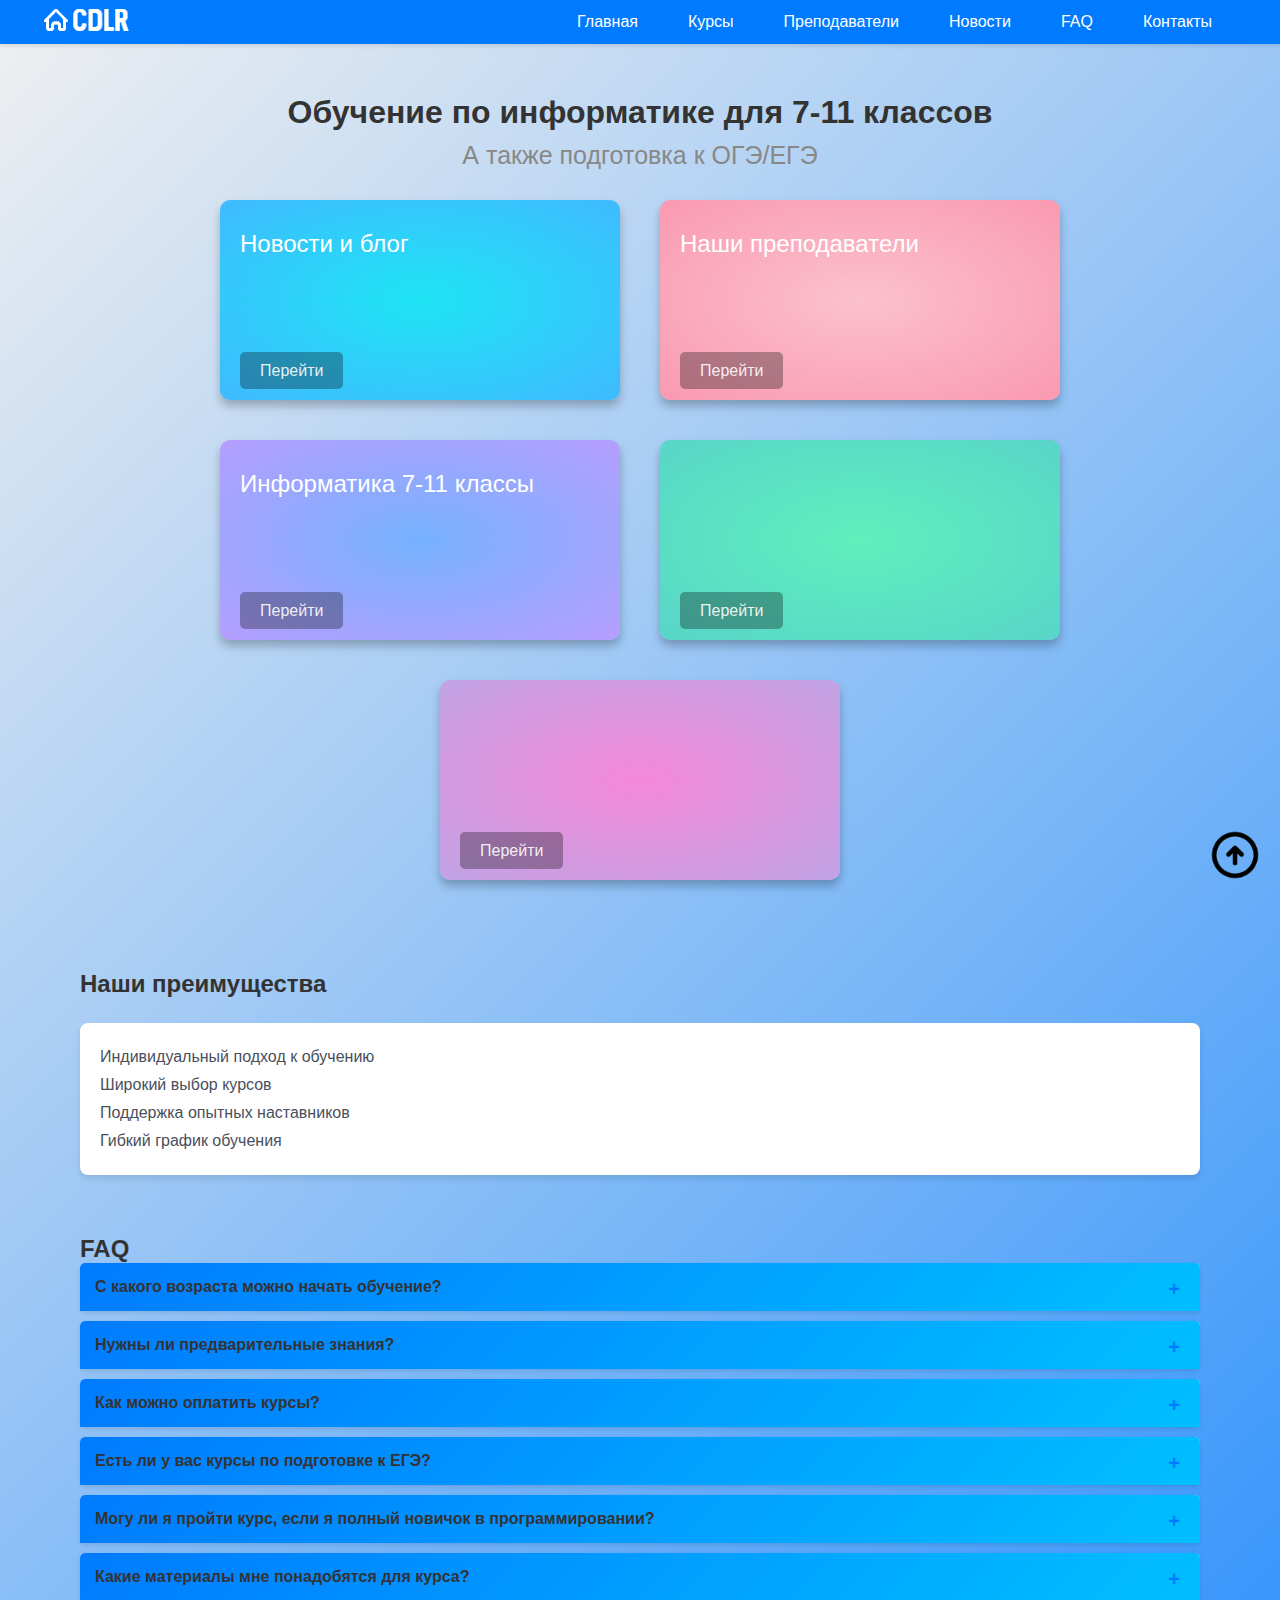
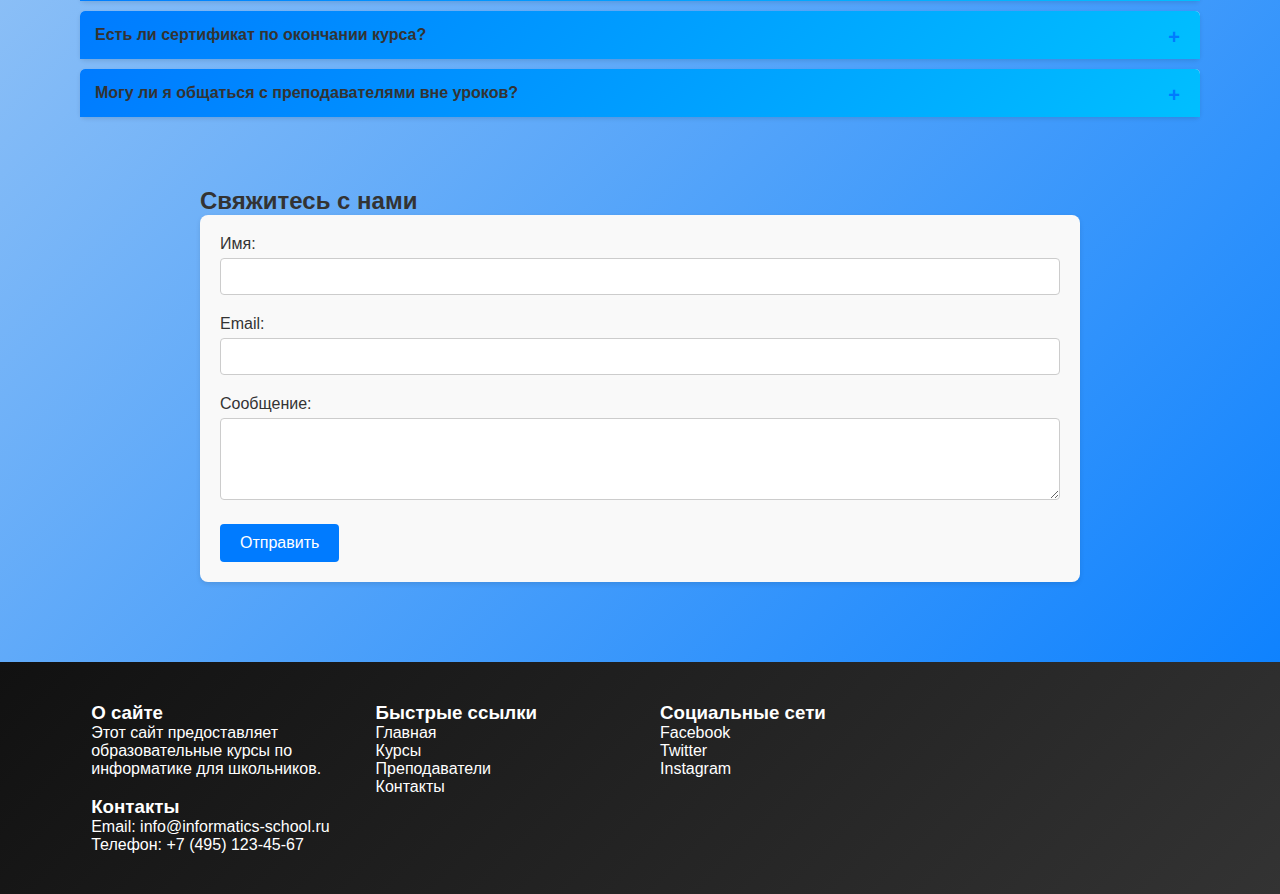
<file: index.html>
<!DOCTYPE html>
<html lang="ru">
<head>
    <meta charset="UTF-8">
    <meta name="viewport" content="width=device-width, initial-scale=1.0">
    <title>Информатика для школьников</title>
    <link rel="stylesheet" href="styles/style.css">
    <script src="scripts/script.js"></script>
</head>
<body>
    <header>
        <div class="container">
            <div class="logo"><img src="images/general/logo.png" alt="Логотип"></div>
            <nav>
                <ul>
                    <li><a href="#welcome">Главная</a></li>
                    <li><a href="">Курсы</a></li>
                    <li><a href="html/teachers.html">Преподаватели</a></li>
                    <li><a href="html/blog_news.html">Новости</a></li>
                    <li><a href="#faq">FAQ</a></li>
                    <li><a href="#contact">Контакты</a></li>
                </ul>
            </nav>
        </div>
    </header>    
    <main>
        <section>
            <div class="main-container">
                <div class="heading">
                  <h1 class="heading__title">Обучение по информатике для 7-11 классов</h1>
                  <p class="heading__credits">А также подготовка к ОГЭ/ЕГЭ</p>
                </div>
                <div class="cards">
                  <div class="card card-1">
                    <div class="card__icon"><i class="fas fa-bolt"></i></div>
                    <h2 class="card__title">Новости и блог</h2>
                    <p class="card__apply">
                      <a class="card__link" href="html/blog_news.html">Перейти <i class="fas fa-arrow-right"></i></a>
                    </p>
                  </div>
                  <div class="card card-2">
                    <div class="card__icon"><i class="fas fa-bolt"></i></div>
                    <h2 class="card__title">Наши преподаватели</h2>
                    <p class="card__apply">
                      <a class="card__link" href="html/teachers.html">Перейти <i class="fas fa-arrow-right"></i></a>
                    </p>
                  </div>
                  <div class="card card-3">
                    <div class="card__icon"><i class="fas fa-bolt"></i></div>
                    <h2 class="card__title">Информатика 7-11 классы</h2>
                    <p class="card__apply">
                      <a class="card__link" href="html/class.html">Перейти <i class="fas fa-arrow-right"></i></a>
                    </p>
                  </div>
                  <div class="card card-4">
                    <div class="card__icon"><i class="fas fa-bolt"></i></div>
                    <h2 class="card__title"></h2>
                    <p class="card__apply">
                      <a class="card__link" href="#">Перейти <i class="fas fa-arrow-right"></i></a>
                    </p>
                  </div>
                  <div class="card card-5">
                    <div class="card__icon"><i class="fas fa-bolt"></i></div>
                    <h2 class="card__title"></h2>
                    <p class="card__apply">
                      <a class="card__link" href="#">Перейти <i class="fas fa-arrow-right"></i></a>
                    </p>
                  </div>
                </div>
              </div>
          </section>             
        <section id="advantages">
            <div class="container">
                <h2>Наши преимущества</h2>
                <div class="features">
                    <ul>
                        <li>Индивидуальный подход к обучению</li>
                        <li>Широкий выбор курсов</li>
                        <li>Поддержка опытных наставников</li>
                        <li>Гибкий график обучения</li>
                    </ul>
                </div>
            </div>
        </section>    
        <section id="faq">
            <div class="container">
                <h2>FAQ</h2>
                <div class="faq-item">
                    <div class="faq-question">С какого возраста можно начать обучение?</div>
                    <div class="faq-answer">Обучение доступно для школьников с 12 лет и старше.</div>
                </div>
                <div class="faq-item">
                    <div class="faq-question">Нужны ли предварительные знания?</div>
                    <div class="faq-answer">Для начальных курсов предварительные знания не требуются.</div>
                </div>
                <div class="faq-item">
                    <div class="faq-question">Как можно оплатить курсы?</div>
                    <div class="faq-answer">Оплатить курсы можно через банковскую карту на сайте, через PayPal или при помощи банковского перевода.</div>
                </div>
                <div class="faq-item">
                    <div class="faq-question">Есть ли у вас курсы по подготовке к ЕГЭ?</div>
                    <div class="faq-answer">Да, у нас есть специализированные курсы по подготовке к ЕГЭ по информатике и программированию.</div>
                </div>
                <div class="faq-item">
                    <div class="faq-question">Могу ли я пройти курс, если я полный новичок в программировании?</div>
                    <div class="faq-answer">Да, наши курсы разработаны так, чтобы быть доступными для людей любого уровня подготовки, включая полных новичков.</div>
                </div>
                <div class="faq-item">
                    <div class="faq-question">Какие материалы мне понадобятся для курса?</div>
                    <div class="faq-answer">Вам понадобится только компьютер и доступ в интернет. Все необходимые учебные материалы предоставляются в рамках курса.</div>
                </div>
                <div class="faq-item">
                    <div class="faq-question">Есть ли сертификат по окончании курса?</div>
                    <div class="faq-answer">Да, после успешного завершения курса все студенты получают сертификаты, подтверждающие их участие и освоение материала.</div>
                </div>
                <div class="faq-item">
                    <div class="faq-question">Могу ли я общаться с преподавателями вне уроков?</div>
                    <div class="faq-answer">Конечно, наши преподаватели доступны для ответов на ваши вопросы и предоставления дополнительных консультаций через электронную почту или в рамках специально организованных встреч.</div>
                </div>                
            </div>
        </section>        
        <section id="contact">
            <div class="container">
                <h2>Свяжитесь с нами</h2>
                <form action="submit_form.php" method="POST">
                    <div class="form-group">
                        <label for="name">Имя:</label>
                        <input type="text" id="name" name="name" required>
                    </div>
                    <div class="form-group">
                        <label for="email">Email:</label>
                        <input type="email" id="email" name="email" required>
                    </div>
                    <div class="form-group">
                        <label for="message">Сообщение:</label>
                        <textarea id="message" name="message" rows="4" required></textarea>
                    </div>
                    <button type="submit">Отправить</button>
                </form>
            </div>
        </section>        
    </main>
    <footer>
        <div class="container">
            <div class="footer-section">
                <h3>О сайте</h3>
                <p>Этот сайт предоставляет образовательные курсы по информатике для школьников.</p>
            </div>
            <div class="footer-section">
                <h3>Быстрые ссылки</h3>
                <ul>
                    <li><a href="#welcome">Главная</a></li>
                    <li><a href="#courses">Курсы</a></li>
                    <li><a href="#teachers">Преподаватели</a></li>
                    <li><a href="#contact">Контакты</a></li>
                </ul>
            </div>
            <div class="footer-section">
                <h3>Социальные сети</h3>
                <ul>
                    <li><a href="#">Facebook</a></li>
                    <li><a href="#">Twitter</a></li>
                    <li><a href="#">Instagram</a></li>
                </ul>
            </div>
            <div class="footer-section">
                <h3>Контакты</h3>
                <p>Email: info@informatics-school.ru</p>
                <p>Телефон: +7 (495) 123-45-67</p>
            </div>
        </div>
    </footer>
    
      
    <img src="images/general/to_up.png" alt="Наверх" style="width:50px; height:50px;" id="toTop">
</body>
</html>
</file>
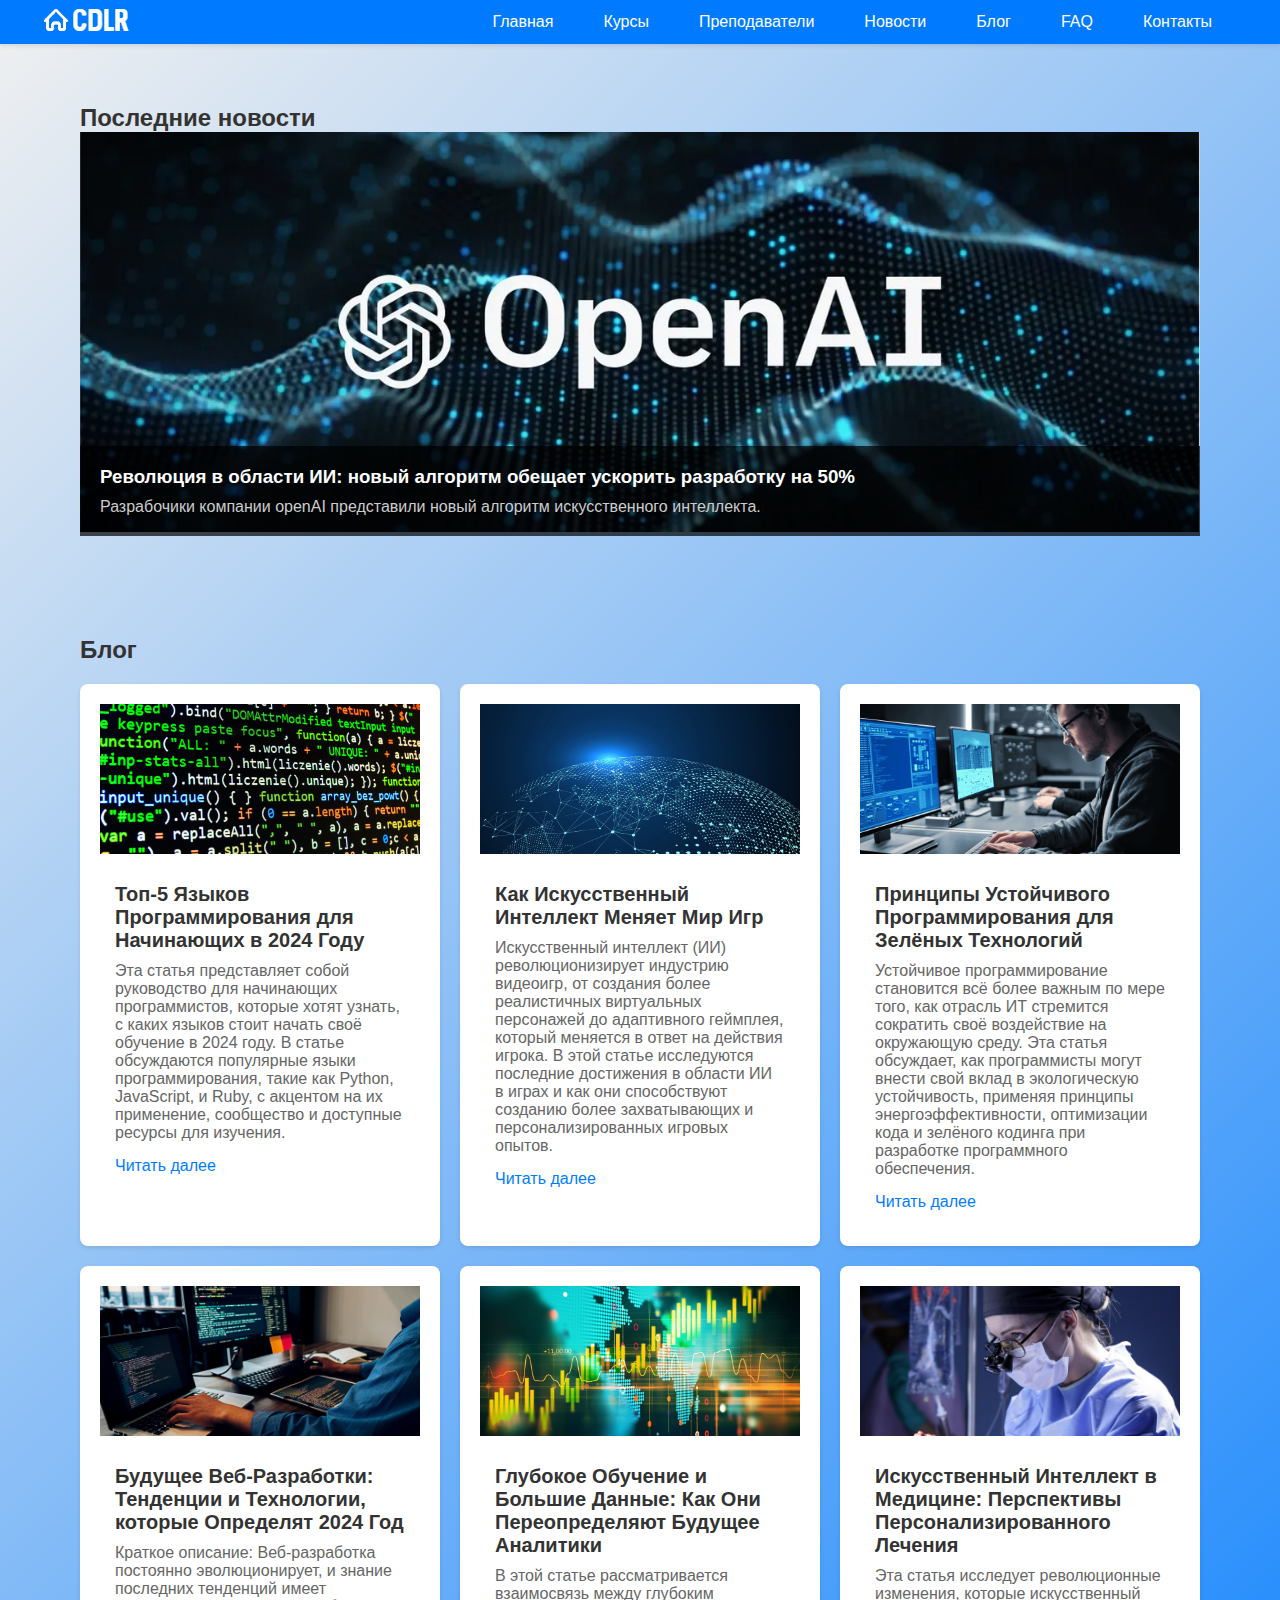
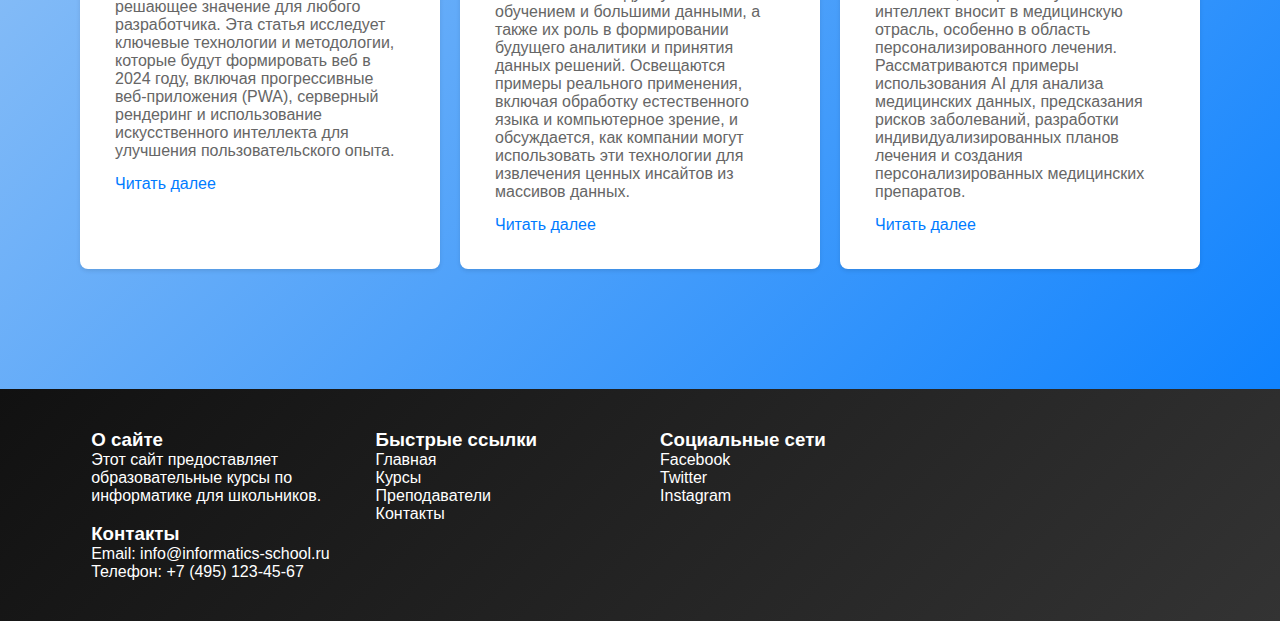
<file: html/blog_news.html>
<!DOCTYPE html>
<html lang="ru">
<head>
    <meta charset="UTF-8">
    <meta name="viewport" content="width=device-width, initial-scale=1.0">
    <title>Блог и Новости</title>
    <link rel="stylesheet" href="../styles/style.css">
    <link rel="stylesheet" href="../styles/blog_news.css">
    <script src="../scripts/news.js"></script>
</head>
<body>
    <header>
        <div class="container">
            <div class="logo"><a href="../index.html"><img src="../images/general/logo.png" alt="Логотип"></a></div>
            <nav>
                <ul>
                    <li><a href="#welcome">Главная</a></li>
                    <li><a href="#courses">Курсы</a></li>
                    <li><a href="#teachers">Преподаватели</a></li>
                    <li><a href="#news">Новости</a></li>
                    <li><a href="#blog">Блог</a></li>
                    <li><a href="#faq">FAQ</a></li>
                    <li><a href="#contact">Контакты</a></li>
                </ul>
            </nav>
        </div>
    </header>
    <main>
        <section id="news">
            <div class="container">
                <h2>Последние новости</h2>
                <div class="news-carousel">
                    <div class="carousel-item active">
                        <img src="../images/news/AI.png" alt="AI">
                        <div class="carousel-caption">
                            <h3>Революция в области ИИ: новый алгоритм обещает ускорить разработку на 50%</h3>
                            <p>Разрабочики компании openAI представили новый алгоритм искусственного интеллекта.</p>
                        </div>
                    </div>
                    <div class="carousel-item">
                        <img src="../images/news/medicine.jpg" alt="medicine">
                        <div class="carousel-caption">
                            <h3>Искусственный интеллект переводит медицину на новый уровень</h3>
                            <p>Исследователи из Принстонского университета разработали ИИ-систему, способную предсказывать развитие заболеваний за годы до первых симптомов. Это открытие обещает революционизировать предиктивную медицину.</p>
                        </div>
                    </div>
                    <div class="carousel-item">
                        <img src="../images/news/clean_energy.jpeg" alt="clean energy">
                        <div class="carousel-caption">
                            <h3>Чистая энергия: новая эра возобновляемых источников</h3>
                            <p>Внедрение новой технологии солнечных панелей, которые могут собирать энергию даже в пасмурные дни, может привести к значительному снижению зависимости от ископаемого топлива.</p>
                        </div>
                    </div>
                    <div class="carousel-item">
                        <img src="../images/news/online_training.jpg" alt="online training">
                        <div class="carousel-caption">
                            <h3>Образование будущего: виртуальные классы стирают границы</h3>
                            <p>Новая платформа для онлайн-обучения сочетает виртуальную реальность и адаптивное обучение, чтобы предоставить студентам по всему миру индивидуализированный учебный опыт.</p>
                        </div>
                    </div>
                    <div class="carousel-item">
                        <img src="../images/news/smart_city.jpg" alt="smart city">
                        <div class="carousel-caption">
                            <h3>Умные города: инновации, которые сделают жизнь проще</h3>
                            <p>Разработчики из Силиконовой долины представили серию умных устройств, интегрируемых с инфраструктурой городов, для повышения эффективности транспорта и безопасности граждан.</p>
                        </div>
                    </div>
                    <div class="carousel-item">
                        <img src="../images/news/quantum_PC.jpg" alt="quantum PC">
                        <div class="carousel-caption">
                            <h3>Квантовые компьютеры: новый рубеж в области вычислений</h3>
                            <p>Научная группа объявила о создании квантового компьютера, способного решать задачи, недоступные для современных суперкомпьютеров, что может открыть путь для новых открытий в физике и химии.</p>
                        </div>
                    </div>
                    <div class="carousel-item">
                        <img src="../images/news/electric_car.png" alt="electric car">
                        <div class="carousel-caption">
                            <h3>Революционные батареи: новая эра для электромобилей</h3>
                            <p>Инновационные литий-воздушные батареи, заряжающиеся за считанные минуты и обеспечивающие автономность на сотни миль, скоро могут изменить всю индустрию электротранспорта.</p>
                        </div>
                    </div>
                    <div class="carousel-item">
                        <img src="../images/news/agricultural_industry.jpg" alt="agricultural industry">
                        <div class="carousel-caption">
                            <h3>Встречайте робота-фермера: автоматизация, меняющая сельское хозяйство</h3>
                            <p>Агротехнологический стартап представил нового робота-фермера, способного ухаживать за растениями и собирать урожай, увеличивая продуктивность и устойчивость сельскохозяйственного производства.</p>
                        </div>
                    </div>
                    <div class="carousel-item">
                        <img src="../images/news/wifi.jpg" alt="wifi">
                        <div class="carousel-caption">
                            <h3>Следующее поколение Wi-Fi: Wi-Fi 7 обещает рекордные скорости передачи данных</h3>
                            <p>Новый стандарт беспроводной связи Wi-Fi 7 находится на горизонте, обещая скорости, которые в несколько раз превышают текущие, благодаря новым технологиям модуляции и улучшенным протоколам.</p>
                        </div>
                    </div>
                    <div class="carousel-item">
                        <img src="../images/news/robotics.webp" alt="robotics">
                        <div class="carousel-caption">
                            <h3>Робототехника и автоматизация: как роботы меняют рабочее место</h3>
                            <p>Отчет о том, как роботы и автоматизированные системы внедряются на производство и в офисы, изменяя представление о традиционной рабочей среде и увеличивая эффективность.</p>
                        </div>
                    </div>
                </div>
            </div>
        </section>     
        <section id="blog">
            <div class="container">
                <h2>Блог</h2>
                <div class="blog-posts">
                    <div class="blog-post">
                        <img src="../images/blog/code.png" alt="code">
                        <div class="blog-post-content">
                            <h3 class="blog-post-title">Топ-5 Языков Программирования для Начинающих в 2024 Году</h3>
                            <p class="blog-post-description">Эта статья представляет собой руководство для начинающих программистов, 
                                которые хотят узнать, с каких языков стоит начать своё обучение в 2024 году. В статье обсуждаются 
                                популярные языки программирования, такие как Python, JavaScript, и Ruby, с акцентом на их применение, 
                                сообщество и доступные ресурсы для изучения.</p>
                            <a href="blog/article_one.html" class="read-more-btn">Читать далее</a>
                        </div>
                    </div>
                    <div class="blog-post">
                        <img src="../images/blog/ai.jpg" alt="ai">
                        <div class="blog-post-content">
                            <h3 class="blog-post-title">Как Искусственный Интеллект Меняет Мир Игр</h3>
                            <p class="blog-post-description">Искусственный интеллект (ИИ) революционизирует индустрию видеоигр, от 
                                создания более реалистичных виртуальных персонажей до адаптивного геймплея, который меняется в ответ 
                                на действия игрока. В этой статье исследуются последние достижения в области ИИ в играх и как они 
                                способствуют созданию более захватывающих и персонализированных игровых опытов.</p>
                            <a href="blog/article_two.html" class="read-more-btn">Читать далее</a>
                        </div>
                    </div>
                    <div class="blog-post">
                        <img src="../images/blog/programmer.jpg" alt="programmer">
                        <div class="blog-post-content">
                            <h3 class="blog-post-title">Принципы Устойчивого Программирования для Зелёных Технологий</h3>
                            <p class="blog-post-description">Устойчивое программирование становится всё более важным по мере того, как 
                                отрасль ИТ стремится сократить своё воздействие на окружающую среду. Эта статья обсуждает, как программисты 
                                могут внести свой вклад в экологическую устойчивость, применяя принципы энергоэффективности, оптимизации 
                                кода и зелёного кодинга при разработке программного обеспечения.</p>
                            <a href="blog/article_three.html" class="read-more-btn">Читать далее</a>
                        </div>
                    </div>
                    <div class="blog-post">
                        <img src="../images/blog/web.jpg" alt="web">
                        <div class="blog-post-content">
                            <h3 class="blog-post-title">Будущее Веб-Разработки: Тенденции и Технологии, которые Определят 2024 Год</h3>
                            <p class="blog-post-description">Краткое описание: Веб-разработка постоянно эволюционирует, и знание последних 
                                тенденций имеет решающее значение для любого разработчика. Эта статья исследует ключевые технологии и 
                                методологии, которые будут формировать веб в 2024 году, включая прогрессивные веб-приложения (PWA), серверный 
                                рендеринг и использование искусственного интеллекта для улучшения пользовательского опыта.</p>
                            <a href="blog/article_four.html" class="read-more-btn">Читать далее</a>
                        </div>
                    </div>
                    <div class="blog-post">
                        <img src="../images/blog/analytics.jpg" alt="analytics">
                        <div class="blog-post-content">
                            <h3 class="blog-post-title">Глубокое Обучение и Большие Данные: Как Они Переопределяют Будущее Аналитики</h3>
                            <p class="blog-post-description">В этой статье рассматривается взаимосвязь между глубоким обучением и большими данными, 
                                а также их роль в формировании будущего аналитики и принятия данных решений. Освещаются примеры реального применения, 
                                включая обработку естественного языка и компьютерное зрение, и обсуждается, как компании могут использовать 
                                эти технологии для извлечения ценных инсайтов из массивов данных.</p>
                            <a href="blog/article_five.html" class="read-more-btn">Читать далее</a>
                        </div>
                    </div>
                    <div class="blog-post">
                        <img src="../images/blog/medicine.png" alt="medicine">
                        <div class="blog-post-content">
                            <h3 class="blog-post-title">Искусственный Интеллект в Медицине: Перспективы Персонализированного Лечения</h3>
                            <p class="blog-post-description">Эта статья исследует революционные изменения, которые искусственный интеллект вносит в 
                                медицинскую отрасль, особенно в область персонализированного лечения. Рассматриваются примеры использования AI для анализа
                                медицинских данных, предсказания рисков заболеваний, разработки индивидуализированных планов лечения и создания 
                                персонализированных медицинских препаратов.</p>
                            <a href="blog/article_six.html" class="read-more-btn">Читать далее</a>
                        </div>
                    </div>
                </div>
            </div>
        </section>        
    </main>
    <footer>
        <div class="container">
            <div class="footer-section">
                <h3>О сайте</h3>
                <p>Этот сайт предоставляет образовательные курсы по информатике для школьников.</p>
            </div>
            <div class="footer-section">
                <h3>Быстрые ссылки</h3>
                <ul>
                    <li><a href="#welcome">Главная</a></li>
                    <li><a href="#courses">Курсы</a></li>
                    <li><a href="#teachers">Преподаватели</a></li>
                    <li><a href="#contact">Контакты</a></li>
                </ul>
            </div>
            <div class="footer-section">
                <h3>Социальные сети</h3>
                <ul>
                    <li><a href="#">Facebook</a></li>
                    <li><a href="#">Twitter</a></li>
                    <li><a href="#">Instagram</a></li>
                </ul>
            </div>
            <div class="footer-section">
                <h3>Контакты</h3>
                <p>Email: info@informatics-school.ru</p>
                <p>Телефон: +7 (495) 123-45-67</p>
            </div>
        </div>
    </footer>
</body>
</html>
</file>
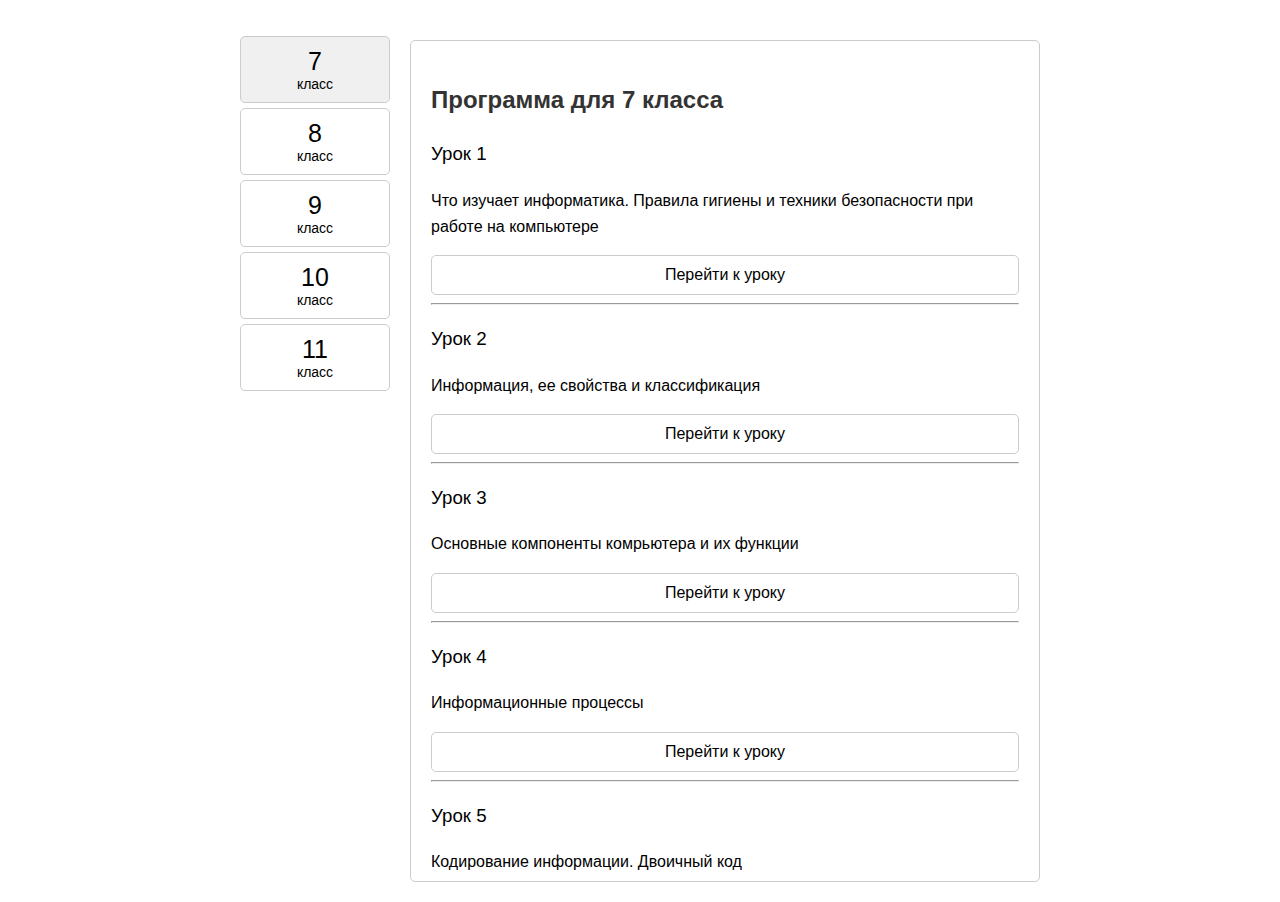
<file: html/class.html>
<!DOCTYPE html>
<html lang="en">
<head>
    <meta charset="UTF-8">
    <meta name="viewport" content="width=device-width, initial-scale=1.0">
    <title>Изменение содержимого страницы</title>
    <link rel="stylesheet" type="text/css" href="../styles/class.css">
</head>
<body>

<div class="container">
    <div id="sidebar">
        <ul>
            <li><button id="button1" onclick="showText('button1')"><span class="class-number">7</span><span
                        class="class-label">класс</span></button></li>
            <li><button id="button2" onclick="showText('button2')"><span class="class-number">8</span><span
                        class="class-label">класс</span></button></li>
            <li><button id="button3" onclick="showText('button3')"><span class="class-number">9</span><span
                        class="class-label">класс</span></button></li>
            <li><button id="button4" onclick="showText('button4')"><span class="class-number">10</span><span
                        class="class-label">класс</span></button></li>
            <li><button id="button5" onclick="showText('button5')"><span class="class-number">11</span><span
                        class="class-label">класс</span></button></li>
        </ul>
    </div>

    <div id="content" class="scrollable-content">
        <h2 id="program-header">Выберите класс, чтобы показать текст.</h2>
    </div>
</div>

<script src="../scripts/class.js"></script>
</body>
</html>
</file>
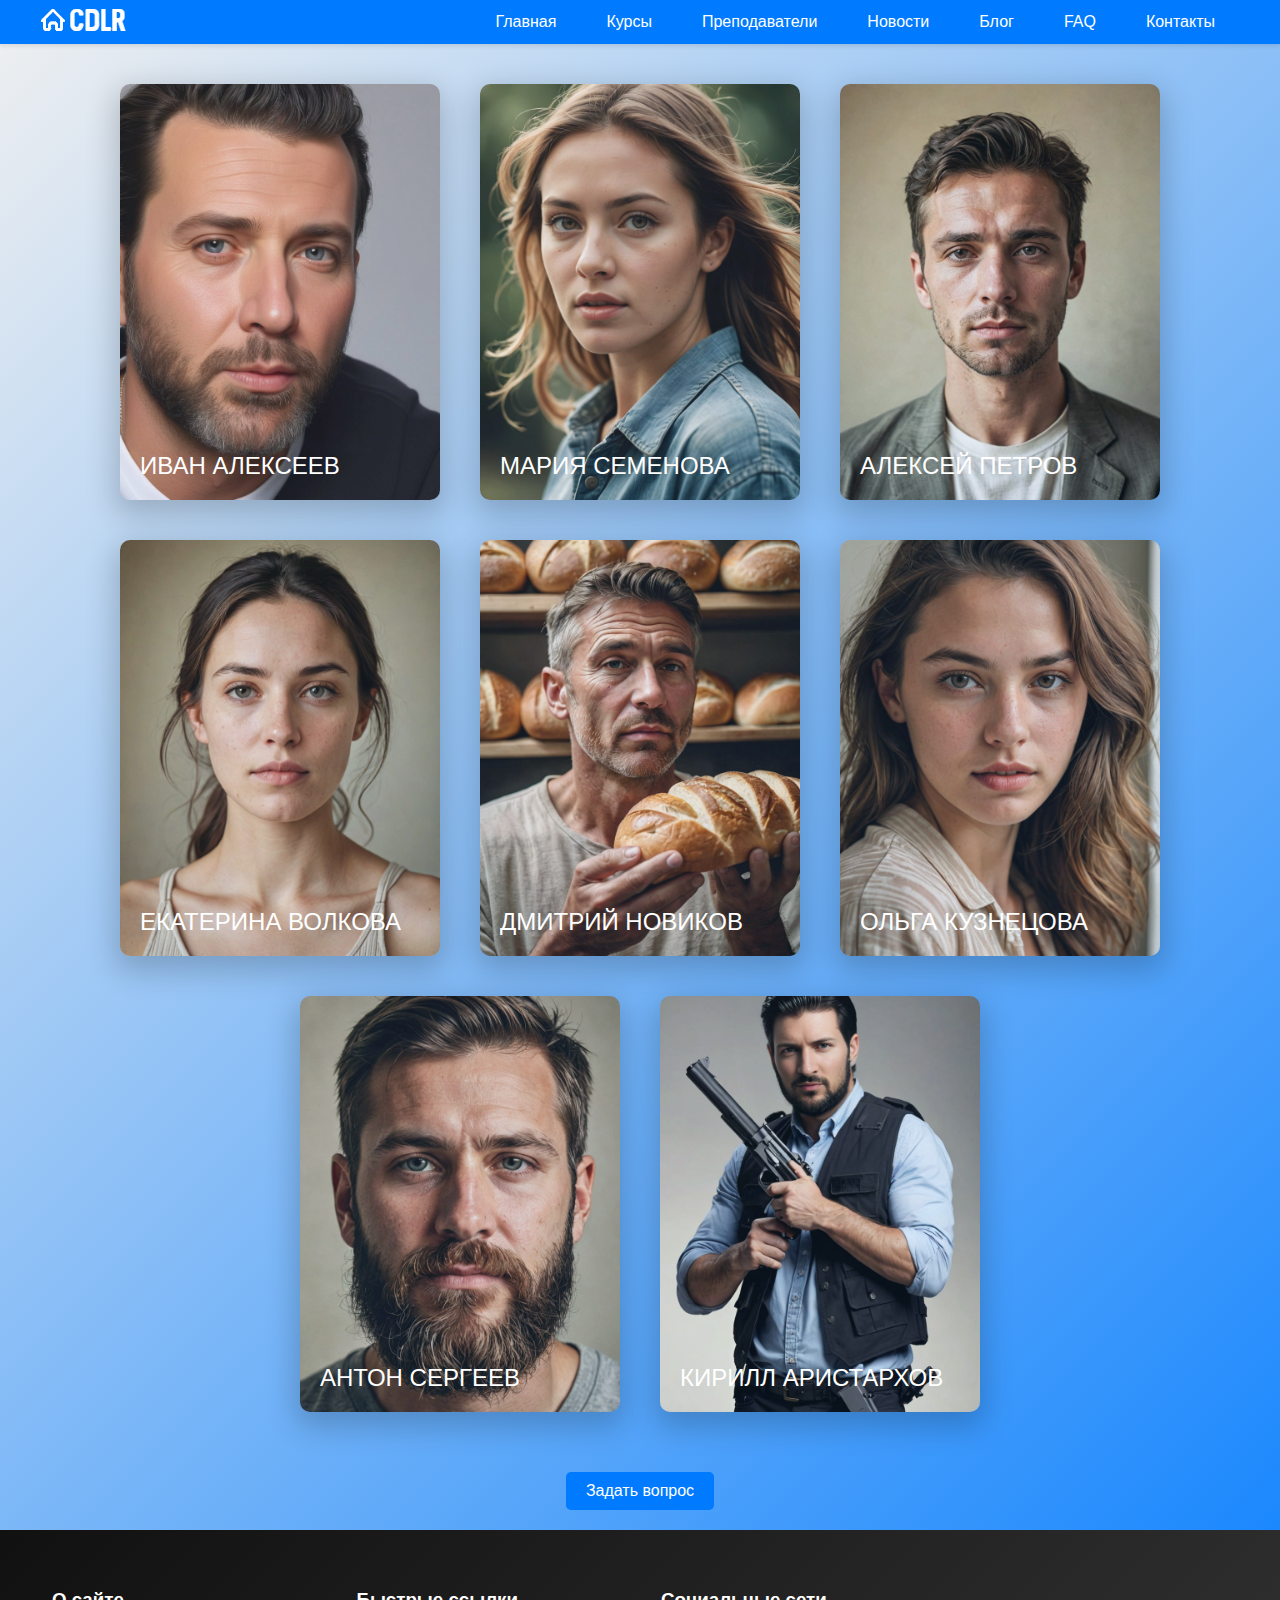
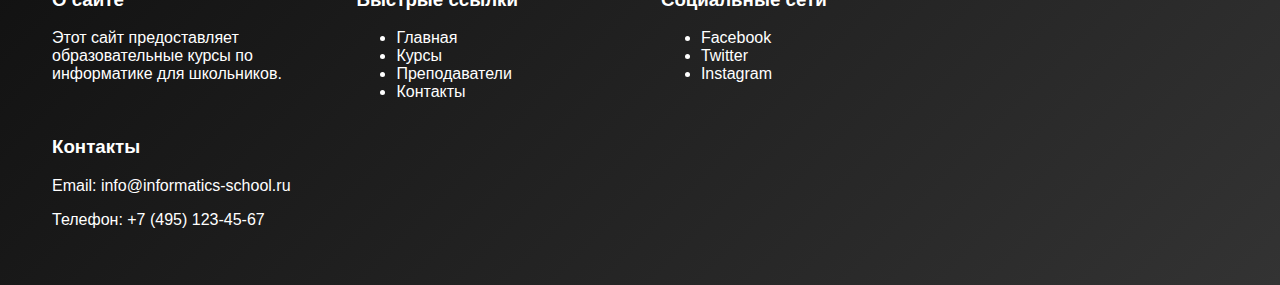
<file: html/teachers.html>
<!DOCTYPE html>
<html lang="ru">
<head>
    <meta charset="UTF-8">
    <meta name="viewport" content="width=device-width, initial-scale=1.0">
    <title>Преподаватели</title>
    <link rel="stylesheet" href="../styles/teachers.css">
    <script src="../scripts/teacher.js"></script>
</head>
<body>
    <header>
        <div class="container">
            <div class="logo"><a href="../index.html"><img src="../images/general/logo.png" alt="Логотип"></a></div>
            <nav>
                <ul>
                    <li><a href="#welcome">Главная</a></li>
                    <li><a href="#courses">Курсы</a></li>
                    <li><a href="#teachers">Преподаватели</a></li>
                    <li><a href="#news">Новости</a></li>
                    <li><a href="#blog">Блог</a></li>
                    <li><a href="#faq">FAQ</a></li>
                    <li><a href="#contact">Контакты</a></li>
                </ul>
            </nav>
        </div>
    </header>
    <main>
        <div class="card">
          <img src="../images/teachers/photo_2024-02-20_22-26-56.jpg" alt="Иван Алексеев">
          <div class="card-content">
            <h2>Иван Алексеев</h2>
            <p>Специалист по программированию с 10-летним опытом. Эксперт в области Python и алгоритмов.</p> 
          </div>
        </div>
        <div class="card">
          <img src="../images/teachers/photo_2024-02-20_22-56-53.jpg" alt="Мария Семенова">
          <div class="card-content">
            <h2>Мария Семенова</h2>
            <p>Мария — ведущий разработчик с более чем 12-летним опытом работы в области мобильных и веб-технологий.</p>
          </div>
        </div>
        <div class="card">
          <img src="../images/teachers/photo_2024-02-20_22-56-57.jpg" alt="Алексей Петров">
          <div class="card-content">
            <h2>Алексей Петров</h2>
            <p>Эксперт по искусственному интеллекту и машинному обучению, Алексей ведет курсы по передовым технологиям.</p>
          </div>
        </div>
        <div class="card">
          <img src="../images/teachers/photo_2024-02-20_22-56-56.jpg" alt="Екатерина Волкова">
          <div class="card-content">
            <h2>Екатерина Волкова</h2>
            <p>Специалист по базам данных и системам управления базами данных, Екатерина обладает глубокими знаниями в области SQL и NoSQL.</p>
          </div>
        </div>
        <div class="card">
          <img src="../images/teachers/photo_2024-02-20_22-58-59 (2).jpg" alt="Дмитрий Новиков">
          <div class="card-content">
            <h2>Дмитрий Новиков</h2>
            <p>Дмитрий — специалист по кибербезопасности с более чем 15-летним опытом. Он помогает студентам разобраться в тонкостях защиты информации.</p>
          </div>
        </div>
        <div class="card">
          <img src="../images/teachers/photo_2024-02-20_22-56-54.jpg" alt="Ольга Кузнецова">
          <div class="card-content">
            <h2>Ольга Кузнецова</h2>
            <p>Дизайнер интерфейсов, Ольга преподает курсы по UI/UX дизайну, помогая создавать интуитивно понятные и красивые веб-сайты и приложения.</p>
          </div>
        </div>
        <div class="card">
          <img src="../images/teachers/photo_2024-02-20_22-58-59.jpg" alt="Антон Сергеев">
          <div class="card-content">
            <h2>Антон Сергеев</h2>
            <p>Антон ведет курсы по разработке на JavaScript. Он делится современными подходами к созданию динамичных веб-приложений.</p>
          </div>
        </div>
        <div class="card">
            <img src="../images/teachers/1.jpg" alt="Антон Сергеев">
            <div class="card-content">
              <h2>Кирилл Аристархов</h2>
              <p>Кирилл ведет курсы по верстке сайтов HTML. Также он занимается стилизацией страниц с помощью CSS.</p>
            </div>
        </div>
    </main>
    <button id="askQuestionBtn" onclick="openQuestionForm()">Задать вопрос</button>
    <footer>
        <div class="container">
            <div class="footer-section">
                <h3>О сайте</h3>
                <p>Этот сайт предоставляет образовательные курсы по информатике для школьников.</p>
            </div>
            <div class="footer-section">
                <h3>Быстрые ссылки</h3>
                <ul>
                    <li><a href="#welcome">Главная</a></li>
                    <li><a href="#courses">Курсы</a></li>
                    <li><a href="#teachers">Преподаватели</a></li>
                    <li><a href="#contact">Контакты</a></li>
                </ul>
            </div>
            <div class="footer-section">
                <h3>Социальные сети</h3>
                <ul>
                    <li><a href="#">Facebook</a></li>
                    <li><a href="#">Twitter</a></li>
                    <li><a href="#">Instagram</a></li>
                </ul>
            </div>
            <div class="footer-section">
                <h3>Контакты</h3>
                <p>Email: info@informatics-school.ru</p>
                <p>Телефон: +7 (495) 123-45-67</p>
            </div>
        </div>
    </footer>
    <!-- Модальное окно для вопросов -->
    <div id="questionModal" class="modal">
        <div class="modal-content">
            <span class="close-button">×</span>
            <h2>Задайте вопрос преподавателю</h2>
            <form id="questionForm">
                <div class="form-group">
                    <label for="teacherSelect">Выберите преподавателя:</label>
                    <select id="teacherSelect" name="teacherName" required>
                        <option value="" disabled selected>Выберите преподавателя</option>
                        <option value="Иван Алексеев">Иван Алексеев</option>
                        <option value="Мария Семенова">Мария Семенова</option>
                        <option value="Алексей Петров">Алексей Петров</option>
                        <option value="Екатерина Волкова">Екатерина Волкова</option>
                        <option value="Екатерина Волкова">Дмитрий Новиков</option>
                        <option value="Екатерина Волкова">Ольга Кузнецова</option>
                        <option value="Екатерина Волкова">Антон Сергеев</option>
                        <option value="Екатерина Волкова">Кирилл Аристархов</option>
                    </select>
                </div>
                <div class="form-group">
                    <label for="userEmail">Ваш email:</label>
                    <input type="email" id="userEmail" name="userEmail" required>
                </div>
                <div class="form-group">
                    <label for="userQuestion">Ваш вопрос:</label>
                    <textarea id="userQuestion" name="userQuestion" rows="4" required></textarea>
                </div>
                <input type="submit" value="Отправить">
            </form>
        </div>
    </div>  
</body>
</html>
</file>
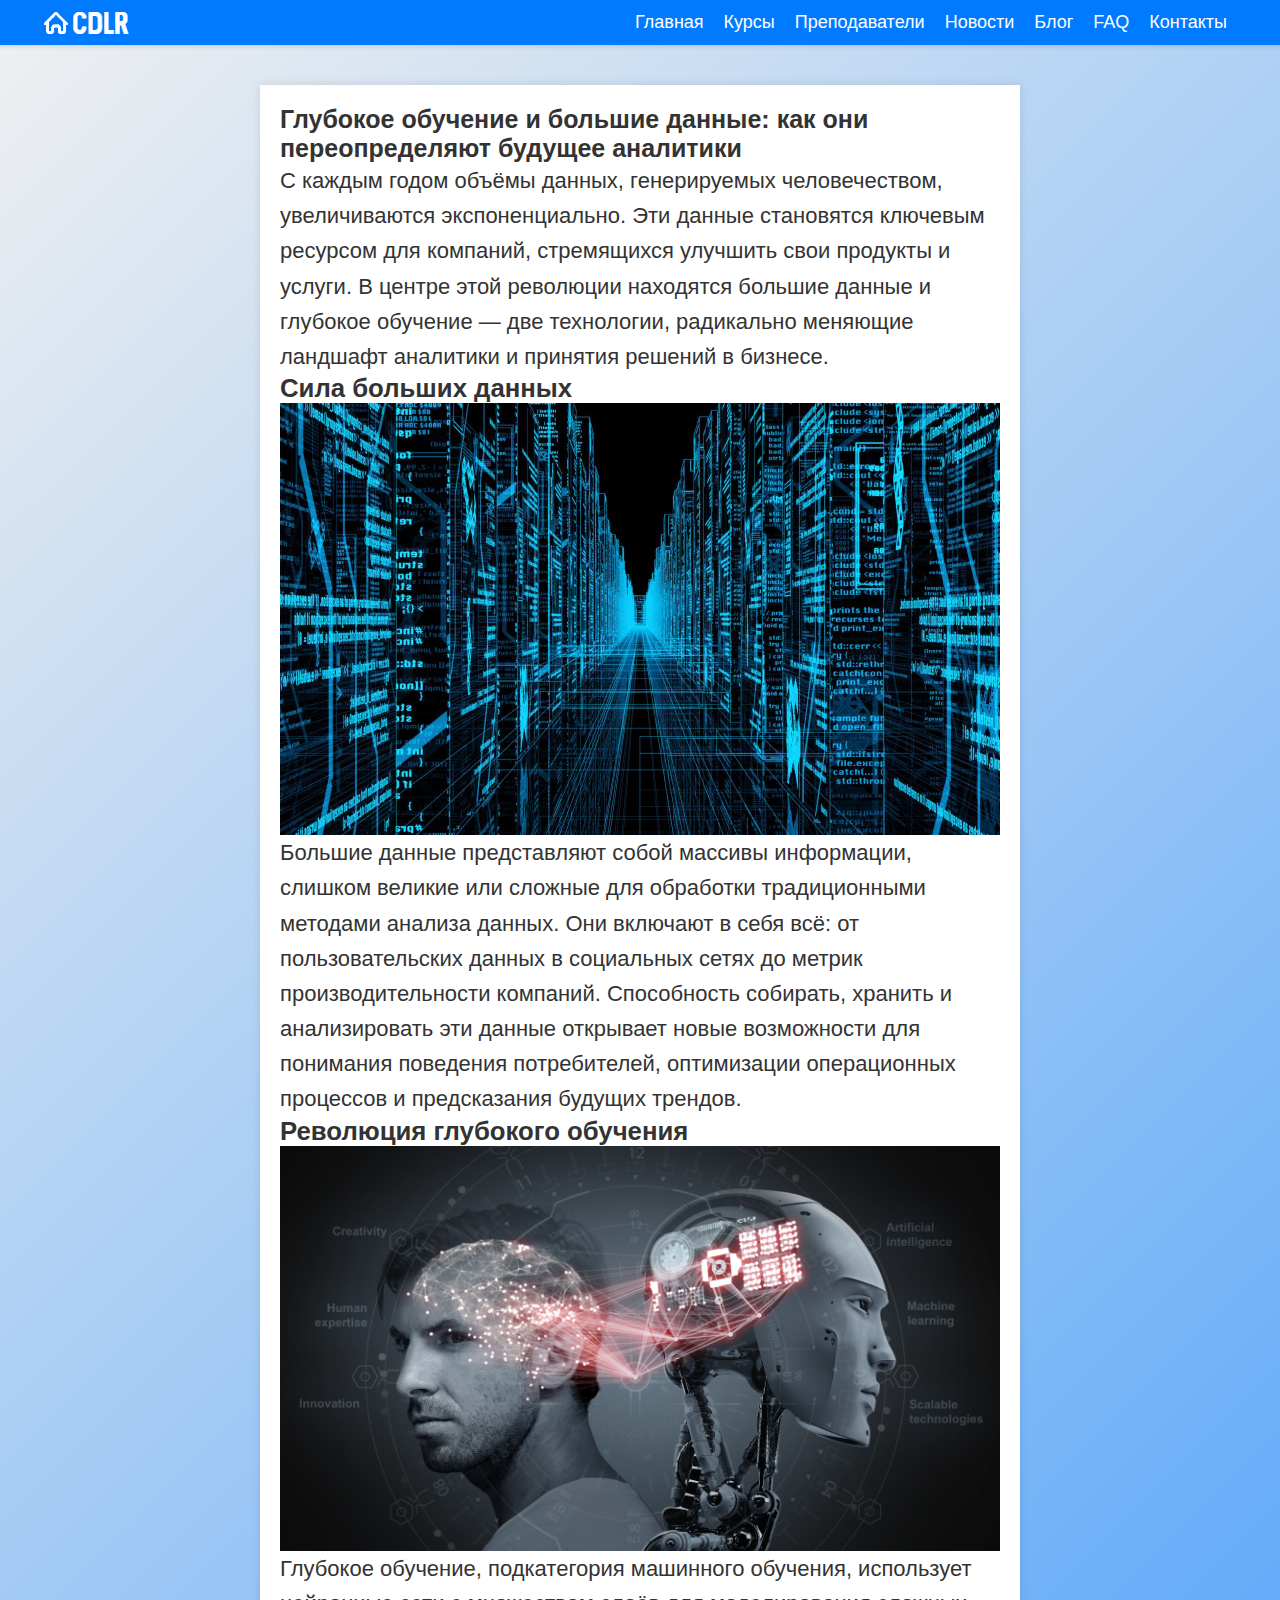
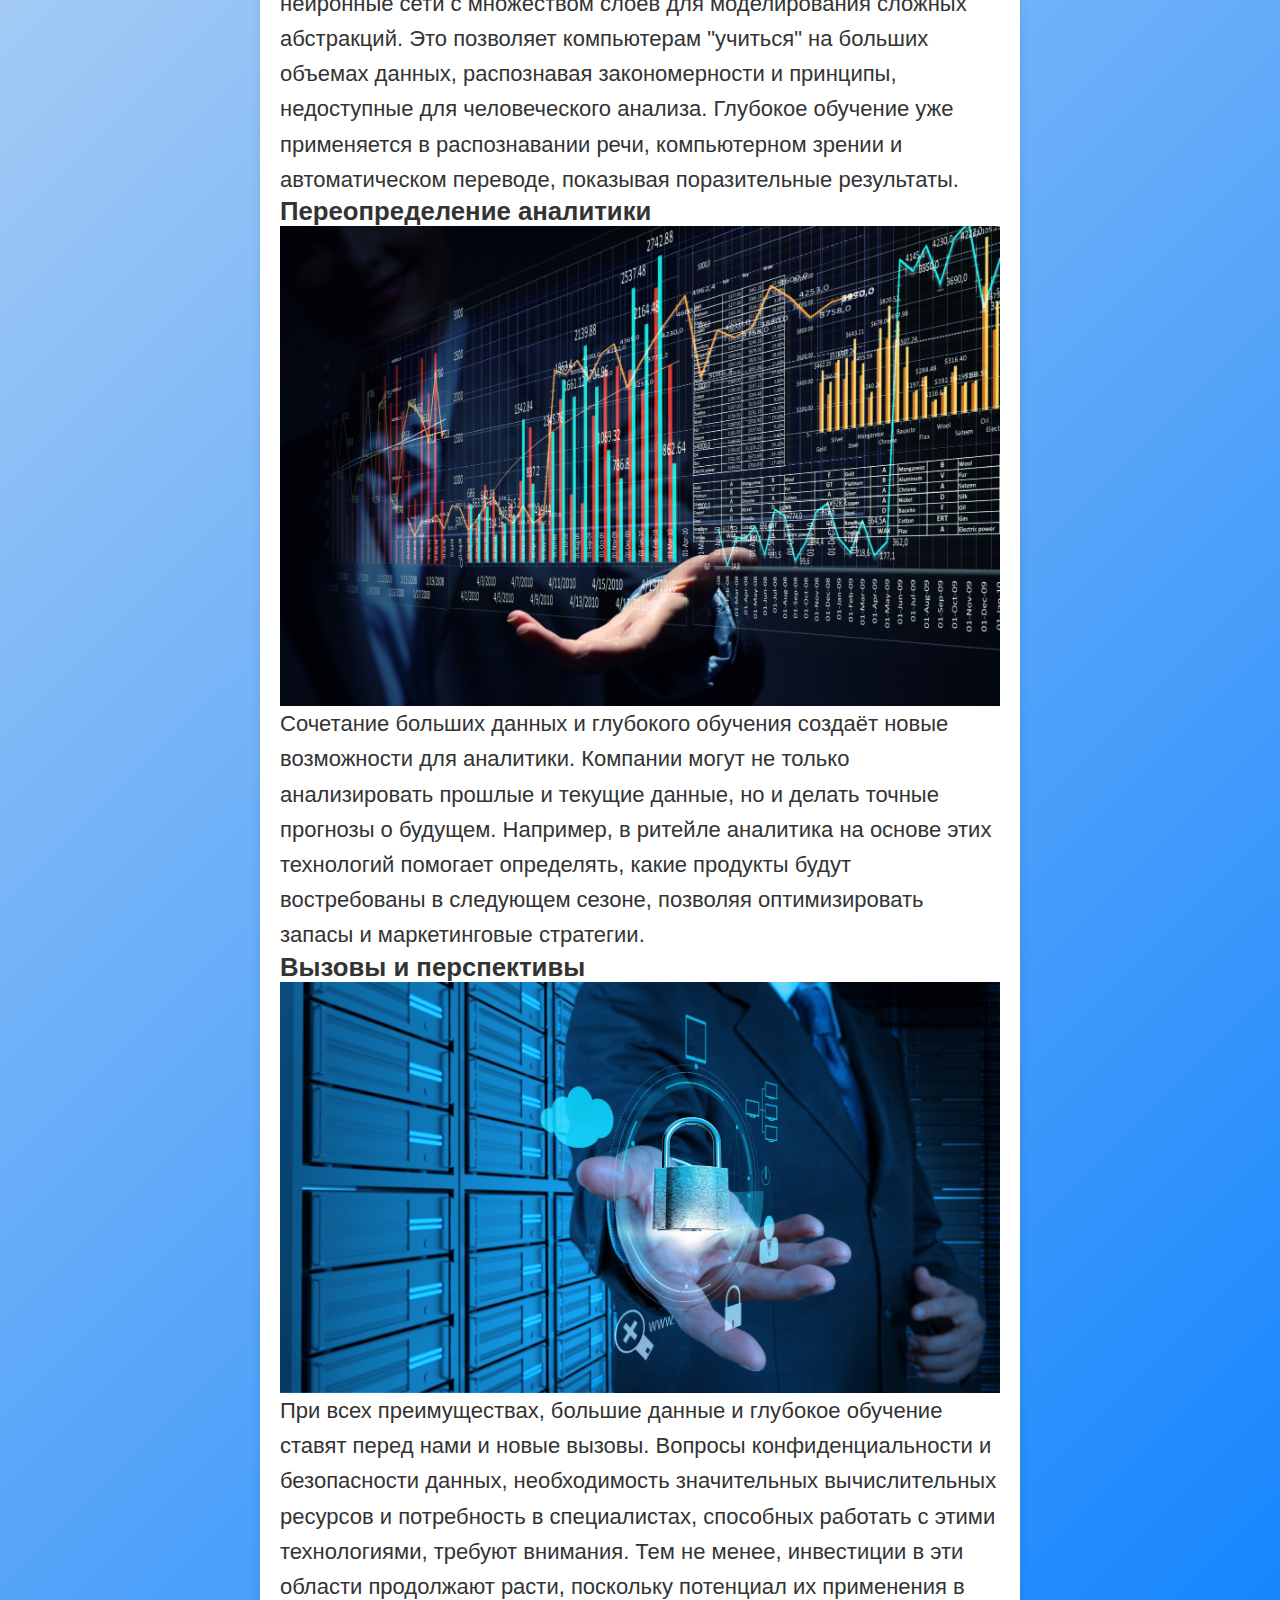
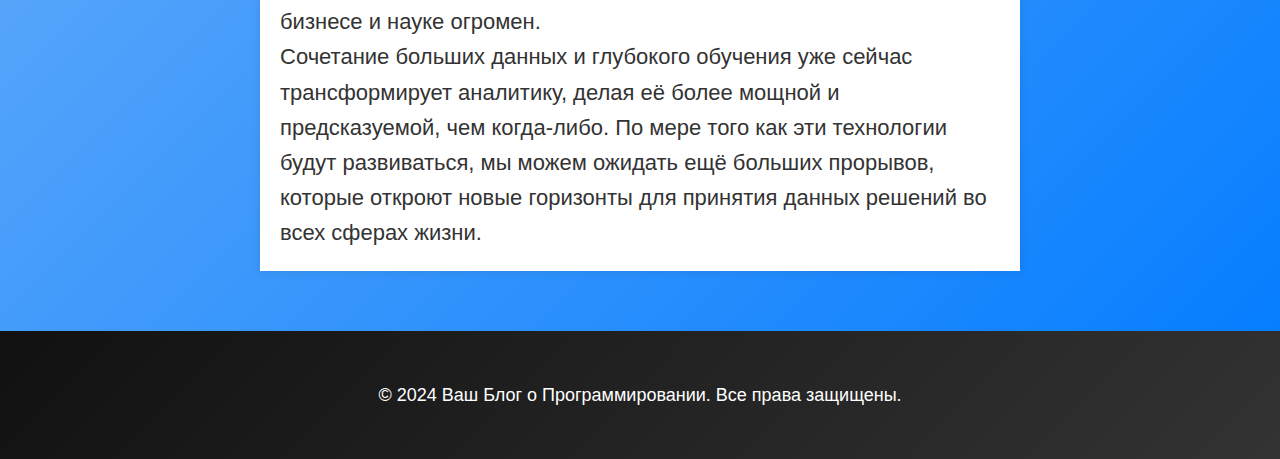
<file: html/blog/article_five.html>
<!DOCTYPE html>
<html lang="ru">
<head>
    <meta charset="UTF-8">
    <title>Статья</title>
    <link rel="stylesheet" href="../../styles/style.css"> 
    <link rel="stylesheet" href="../../styles/styles_for_blog.css"> 
</head>
<body>
    <header>
        <div class="container">
            <div class="logo"><a href="../../index.html"><img src="../../images/general/logo.png" alt="Логотип"></a></div>
            <nav>
                <ul>
                    <li><a href="../../index.html">Главная</a></li>
                    <li><a href="#courses">Курсы</a></li>
                    <li><a href="#teachers">Преподаватели</a></li>
                    <li><a href="#news">Новости</a></li>
                    <li><a href="#blog">Блог</a></li>
                    <li><a href="#faq">FAQ</a></li>
                    <li><a href="#contact">Контакты</a></li>
                </ul>
            </nav>
        </div>
    </header>
    <main>
        <article>
            <h2>Глубокое обучение и большие данные: как они переопределяют будущее аналитики</h2>
            <p>С каждым годом объёмы данных, генерируемых человечеством, увеличиваются экспоненциально. Эти данные становятся ключевым ресурсом для компаний, стремящихся улучшить свои продукты и услуги. В центре этой революции находятся большие данные и глубокое обучение — две технологии, радикально меняющие ландшафт аналитики и принятия решений в бизнесе.</p>
            <h3>Сила больших данных</h3>
            <img src="../../images/article_five/array_information.jpg" alt="array information">
            <p>Большие данные представляют собой массивы информации, слишком великие или сложные для обработки традиционными методами анализа данных. Они включают в себя всё: от пользовательских данных в социальных сетях до метрик производительности компаний. Способность собирать, хранить и анализировать эти данные открывает новые возможности для понимания поведения потребителей, оптимизации операционных процессов и предсказания будущих трендов.</p>
            <h3>Революция глубокого обучения</h3>
            <img src="../../images/article_five/machine_learning.jpg" alt="machine learning">
            <p>Глубокое обучение, подкатегория машинного обучения, использует нейронные сети с множеством слоёв для моделирования сложных абстракций. Это позволяет компьютерам "учиться" на больших объемах данных, распознавая закономерности и принципы, недоступные для человеческого анализа. Глубокое обучение уже применяется в распознавании речи, компьютерном зрении и автоматическом переводе, показывая поразительные результаты.</p>
            <h3>Переопределение аналитики</h3>
            <img src="../../images/article_five/analityc.jpg" alt="analityc">
            <p>Сочетание больших данных и глубокого обучения создаёт новые возможности для аналитики. Компании могут не только анализировать прошлые и текущие данные, но и делать точные прогнозы о будущем. Например, в ритейле аналитика на основе этих технологий помогает определять, какие продукты будут востребованы в следующем сезоне, позволяя оптимизировать запасы и маркетинговые стратегии.</p>
            <h3>Вызовы и перспективы</h3>
            <img src="../../images/article_five/data_sequre.jpg" alt="data sequre">
            <p>При всех преимуществах, большие данные и глубокое обучение ставят перед нами и новые вызовы. Вопросы конфиденциальности и безопасности данных, необходимость значительных вычислительных ресурсов и потребность в специалистах, способных работать с этими технологиями, требуют внимания. Тем не менее, инвестиции в эти области продолжают расти, поскольку потенциал их применения в бизнесе и науке огромен.</p>
            <p>Сочетание больших данных и глубокого обучения уже сейчас трансформирует аналитику, делая её более мощной и предсказуемой, чем когда-либо. По мере того как эти технологии будут развиваться, мы можем ожидать ещё больших прорывов, которые откроют новые горизонты для принятия данных решений во всех сферах жизни.</p>
        </article>
    </main>
    <footer>
        <p>&copy; 2024 Ваш Блог о Программировании. Все права защищены.</p>
    </footer>
</body>
</html>
</file>
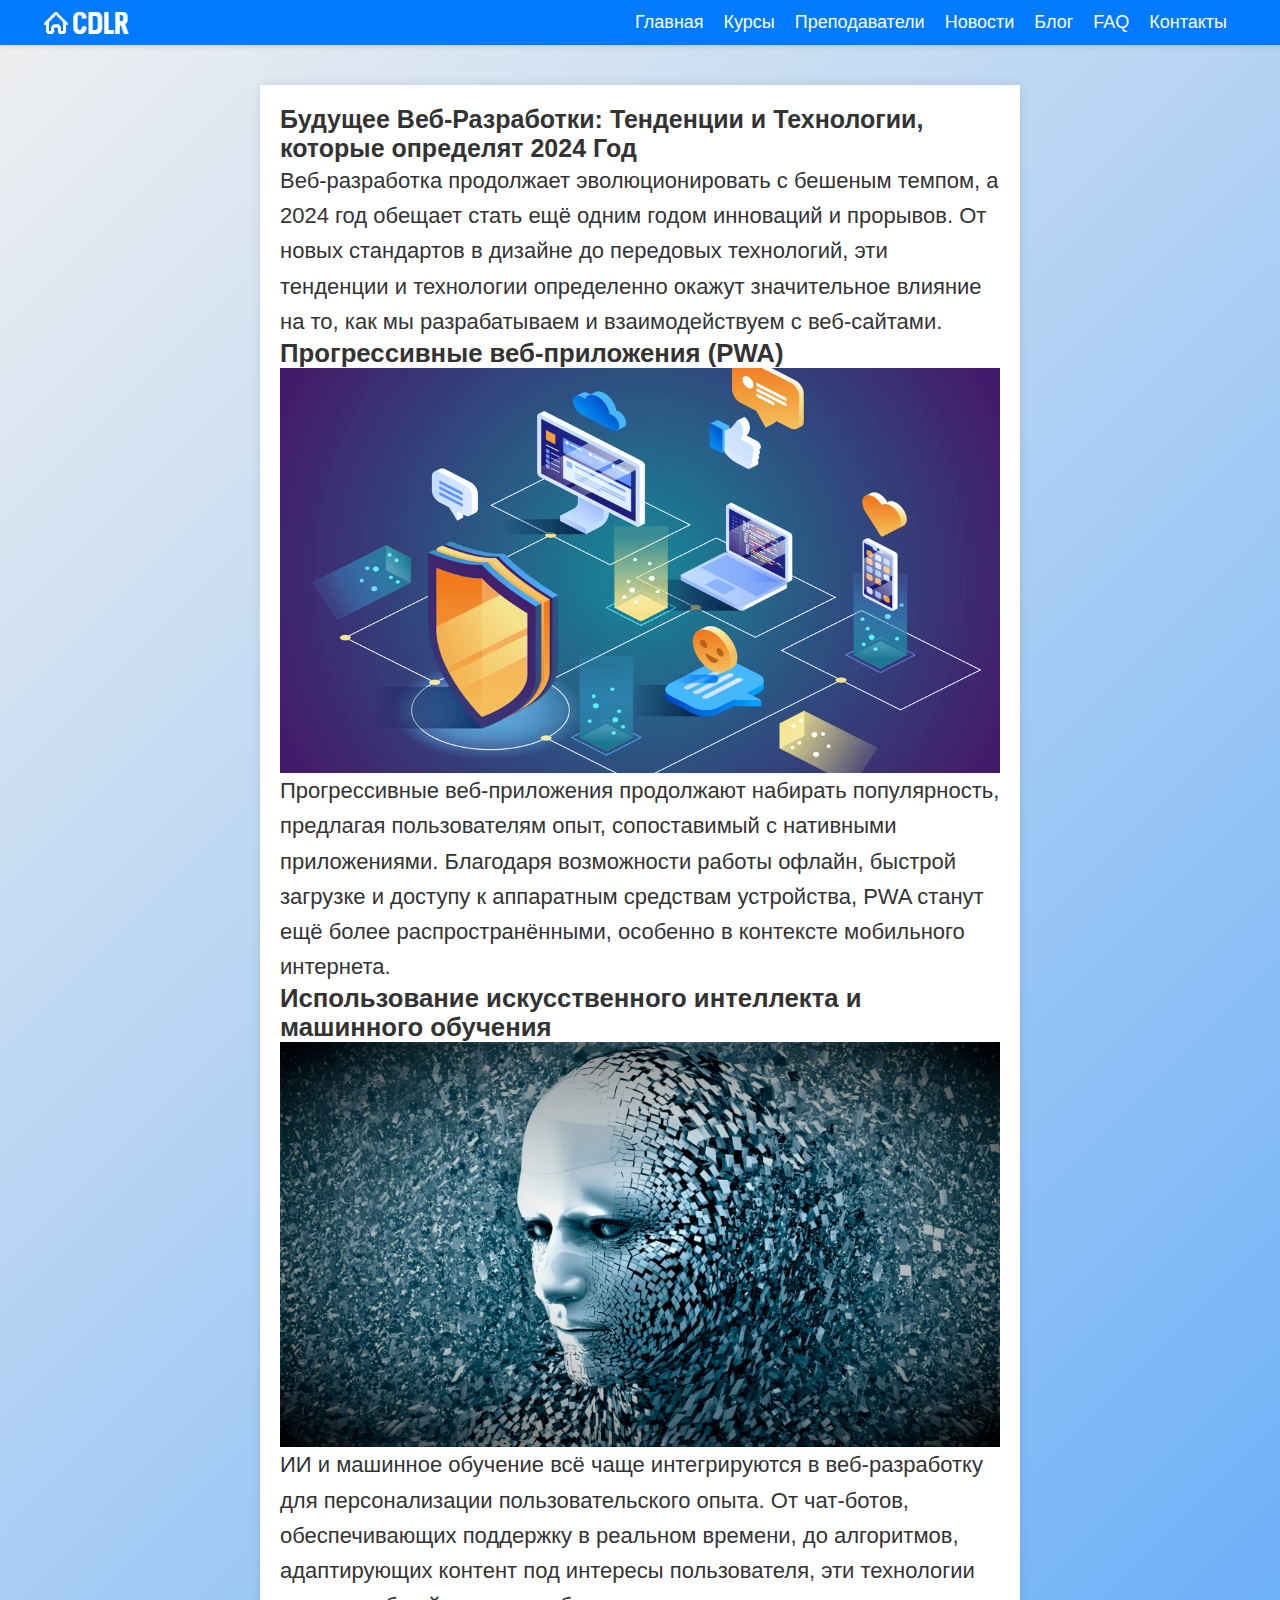
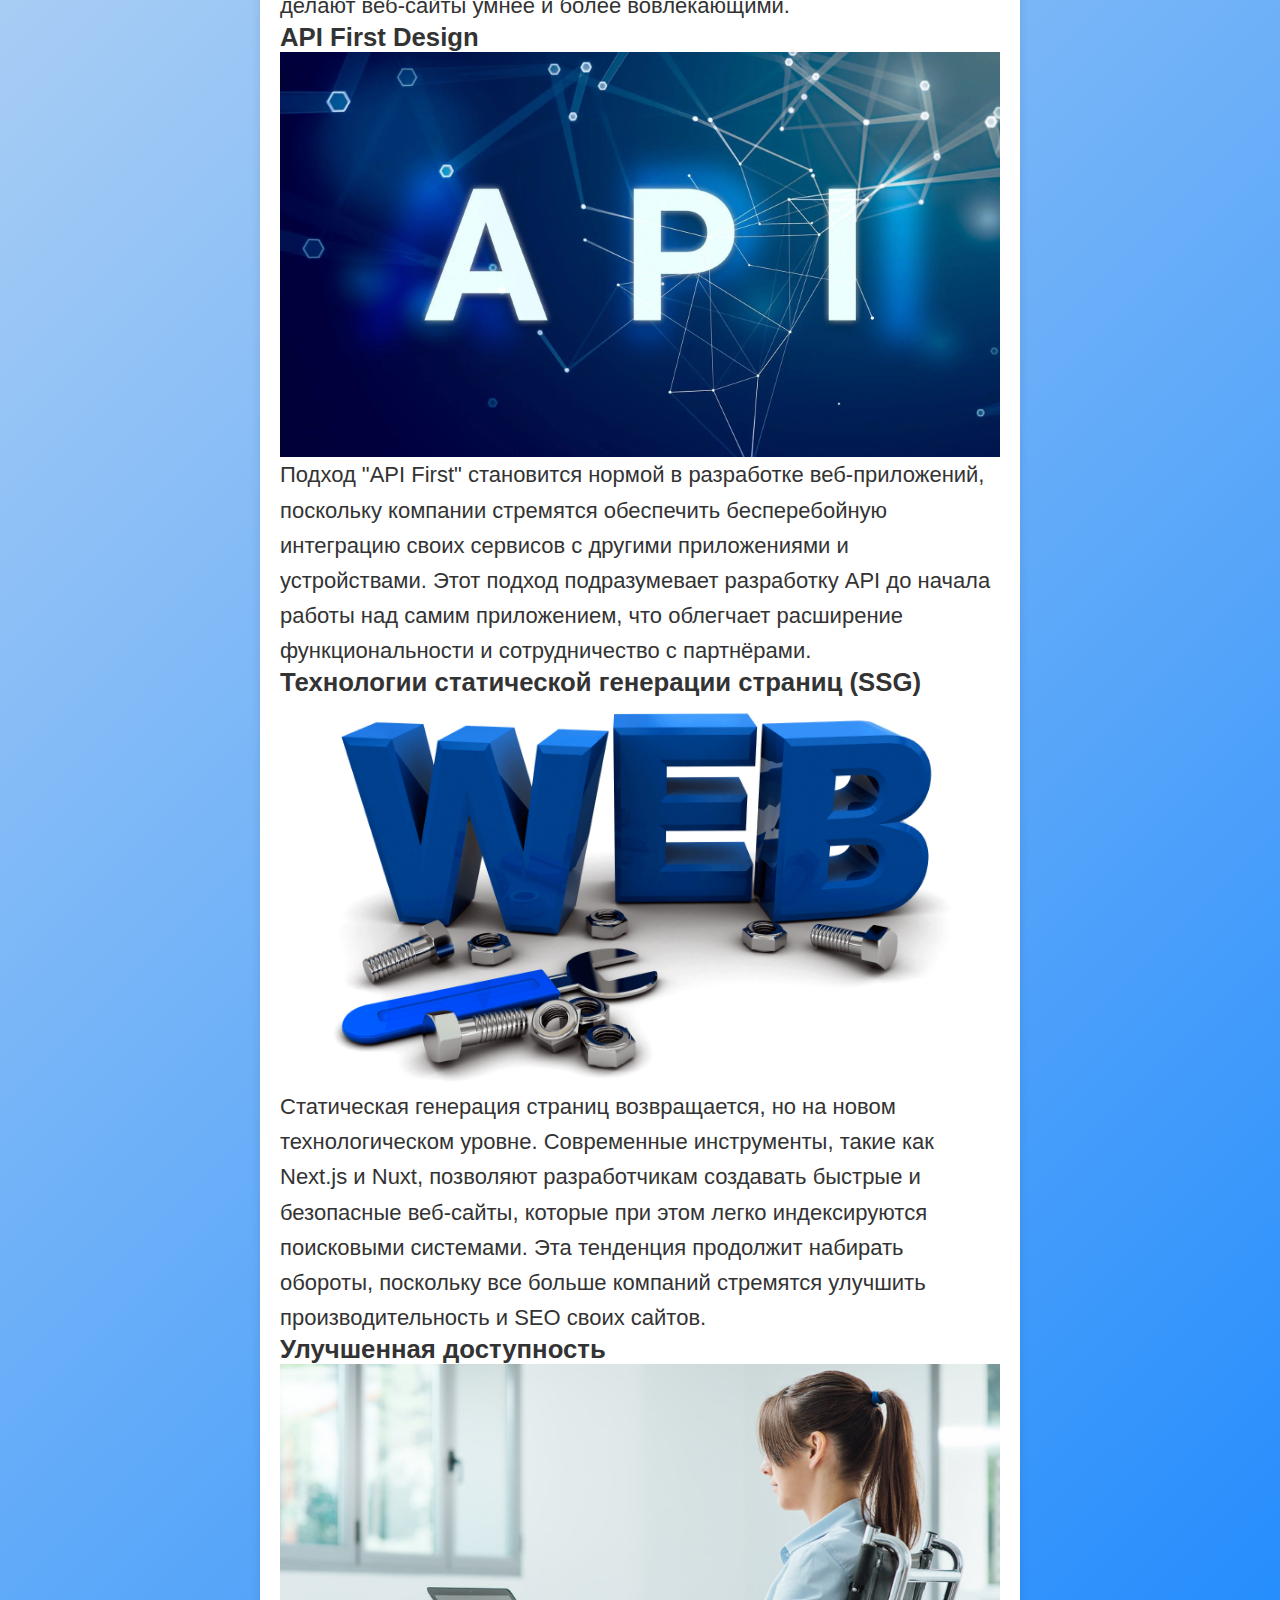
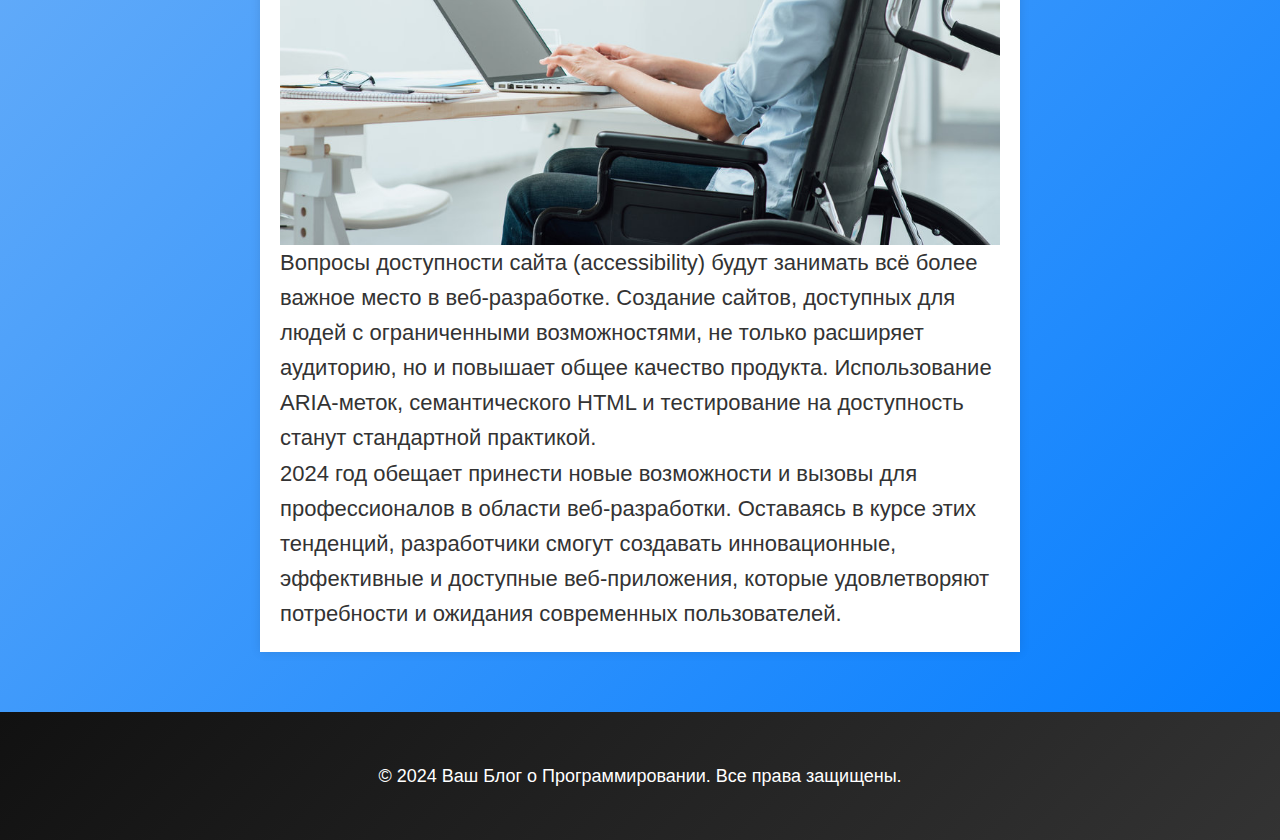
<file: html/blog/article_four.html>
<!DOCTYPE html>
<html lang="ru">
<head>
    <meta charset="UTF-8">
    <title>Статья</title>
    <link rel="stylesheet" href="../../styles/style.css"> 
    <link rel="stylesheet" href="../../styles/styles_for_blog.css"> 
</head>
<body>
    <header>
        <div class="container">
            <div class="logo"><a href="../../index.html"><img src="../../images/general/logo.png" alt="Логотип"></a></div>
            <nav>
                <ul>
                    <li><a href="/../index.html">Главная</a></li>
                    <li><a href="#courses">Курсы</a></li>
                    <li><a href="#teachers">Преподаватели</a></li>
                    <li><a href="#news">Новости</a></li>
                    <li><a href="#blog">Блог</a></li>
                    <li><a href="#faq">FAQ</a></li>
                    <li><a href="#contact">Контакты</a></li>
                </ul>
            </nav>
        </div>
    </header>
    <main>
        <article>
            <h2>Будущее Веб-Разработки: Тенденции и Технологии, которые определят 2024 Год</h2>
            <p>Веб-разработка продолжает эволюционировать с бешеным темпом, а 2024 год обещает стать ещё одним годом инноваций и прорывов. От новых стандартов в дизайне до передовых технологий, эти тенденции и технологии определенно окажут значительное влияние на то, как мы разрабатываем и взаимодействуем с веб-сайтами.</p>
            <h3>Прогрессивные веб-приложения (PWA)</h3>
            <img src="../../images/article_four/web_software.png" alt="web software">
            <p>Прогрессивные веб-приложения продолжают набирать популярность, предлагая пользователям опыт, сопоставимый с нативными приложениями. Благодаря возможности работы офлайн, быстрой загрузке и доступу к аппаратным средствам устройства, PWA станут ещё более распространёнными, особенно в контексте мобильного интернета.</p>
            <h3>Использование искусственного интеллекта и машинного обучения</h3>
            <img src="../../images/article_four/ai.jpg" alt="ai">
            <p>ИИ и машинное обучение всё чаще интегрируются в веб-разработку для персонализации пользовательского опыта. От чат-ботов, обеспечивающих поддержку в реальном времени, до алгоритмов, адаптирующих контент под интересы пользователя, эти технологии делают веб-сайты умнее и более вовлекающими.</p>
            <h3>API First Design</h3>
            <img src="../../images/article_four/api.webp" alt="api">
            <p>Подход "API First" становится нормой в разработке веб-приложений, поскольку компании стремятся обеспечить бесперебойную интеграцию своих сервисов с другими приложениями и устройствами. Этот подход подразумевает разработку API до начала работы над самим приложением, что облегчает расширение функциональности и сотрудничество с партнёрами.</p>
            <h3>Технологии статической генерации страниц (SSG)</h3>
            <img src="../../images/article_four/web.png" alt="web">
            <p>Статическая генерация страниц возвращается, но на новом технологическом уровне. Современные инструменты, такие как Next.js и Nuxt, позволяют разработчикам создавать быстрые и безопасные веб-сайты, которые при этом легко индексируются поисковыми системами. Эта тенденция продолжит набирать обороты, поскольку все больше компаний стремятся улучшить производительность и SEO своих сайтов.</p>
            <h3>Улучшенная доступность</h3>
            <img src="../../images/article_four/invalid.jpg" alt="invalid">
            <p>Вопросы доступности сайта (accessibility) будут занимать всё более важное место в веб-разработке. Создание сайтов, доступных для людей с ограниченными возможностями, не только расширяет аудиторию, но и повышает общее качество продукта. Использование ARIA-меток, семантического HTML и тестирование на доступность станут стандартной практикой.</p>
            <p>2024 год обещает принести новые возможности и вызовы для профессионалов в области веб-разработки. Оставаясь в курсе этих тенденций, разработчики смогут создавать инновационные, эффективные и доступные веб-приложения, которые удовлетворяют потребности и ожидания современных пользователей.</p>
        </article>
    </main>
    <footer>
        <p>&copy; 2024 Ваш Блог о Программировании. Все права защищены.</p>
    </footer>
</body>
</html>
</file>
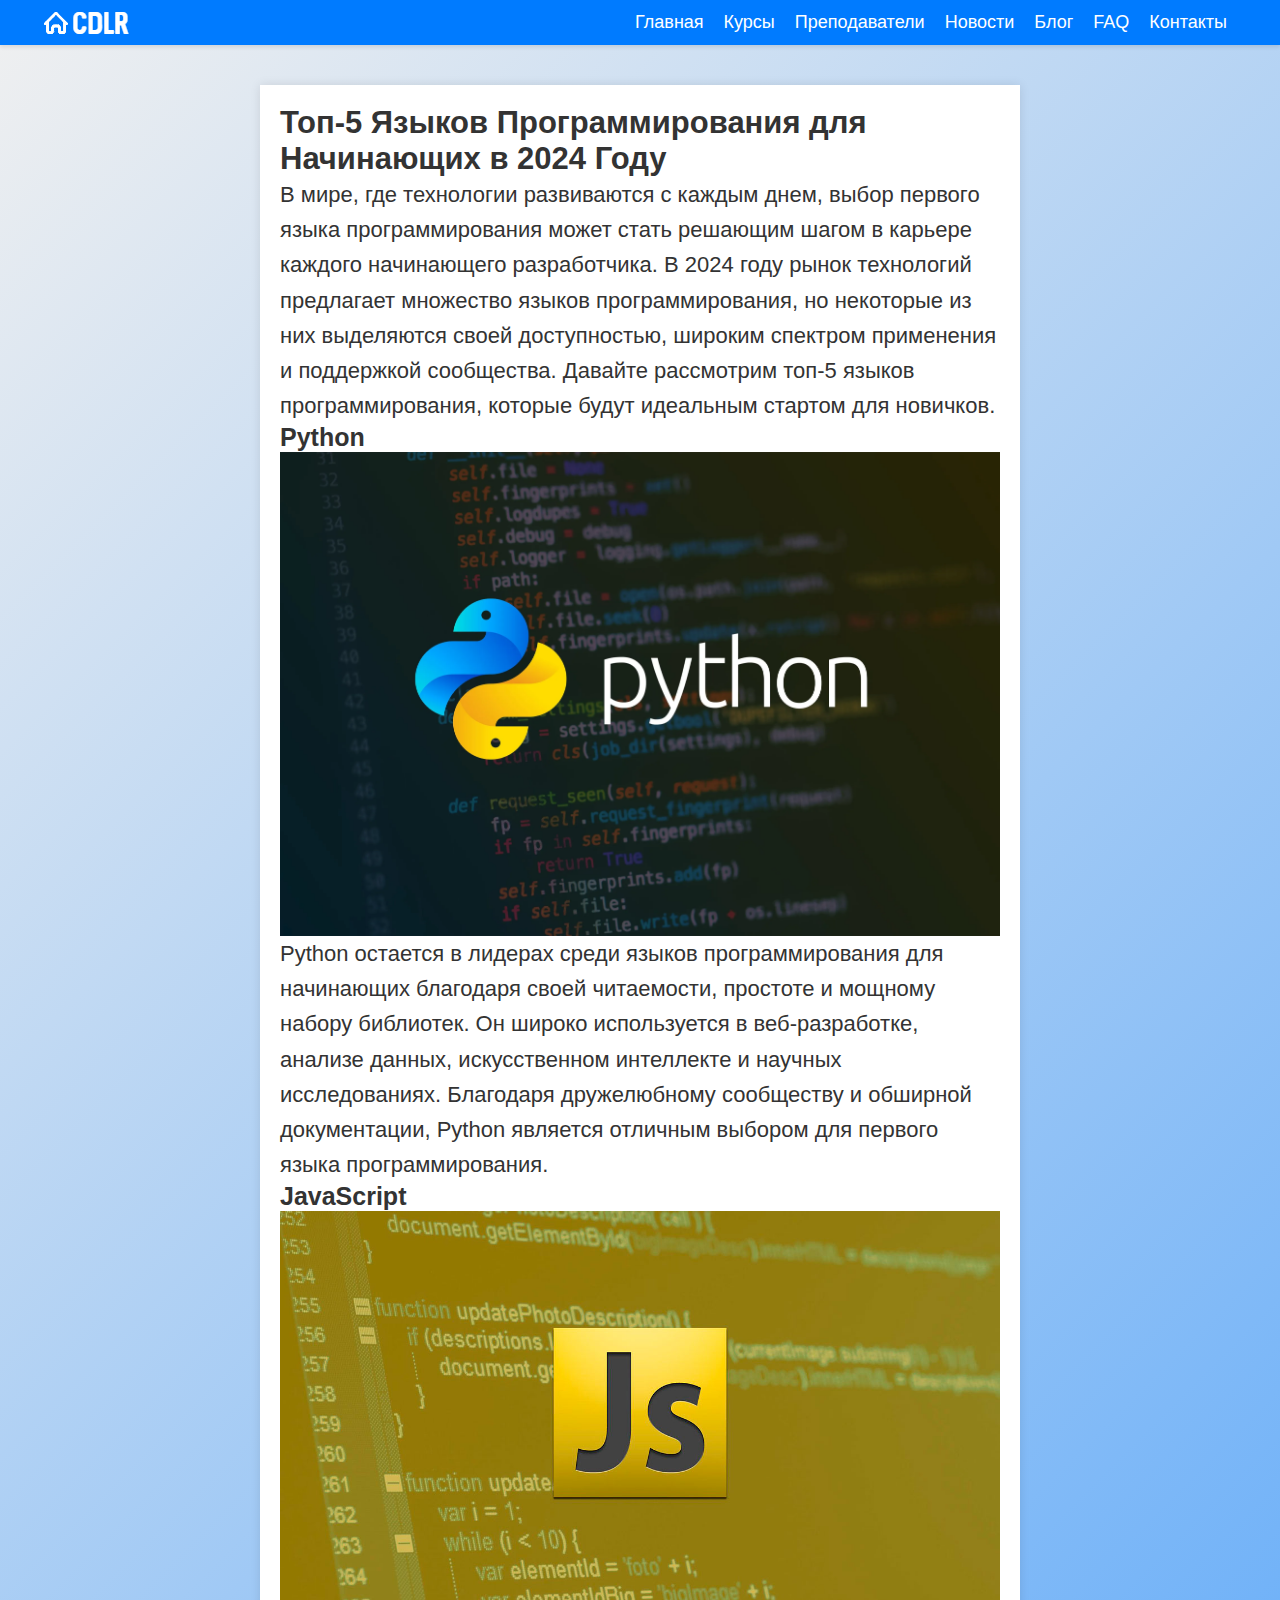
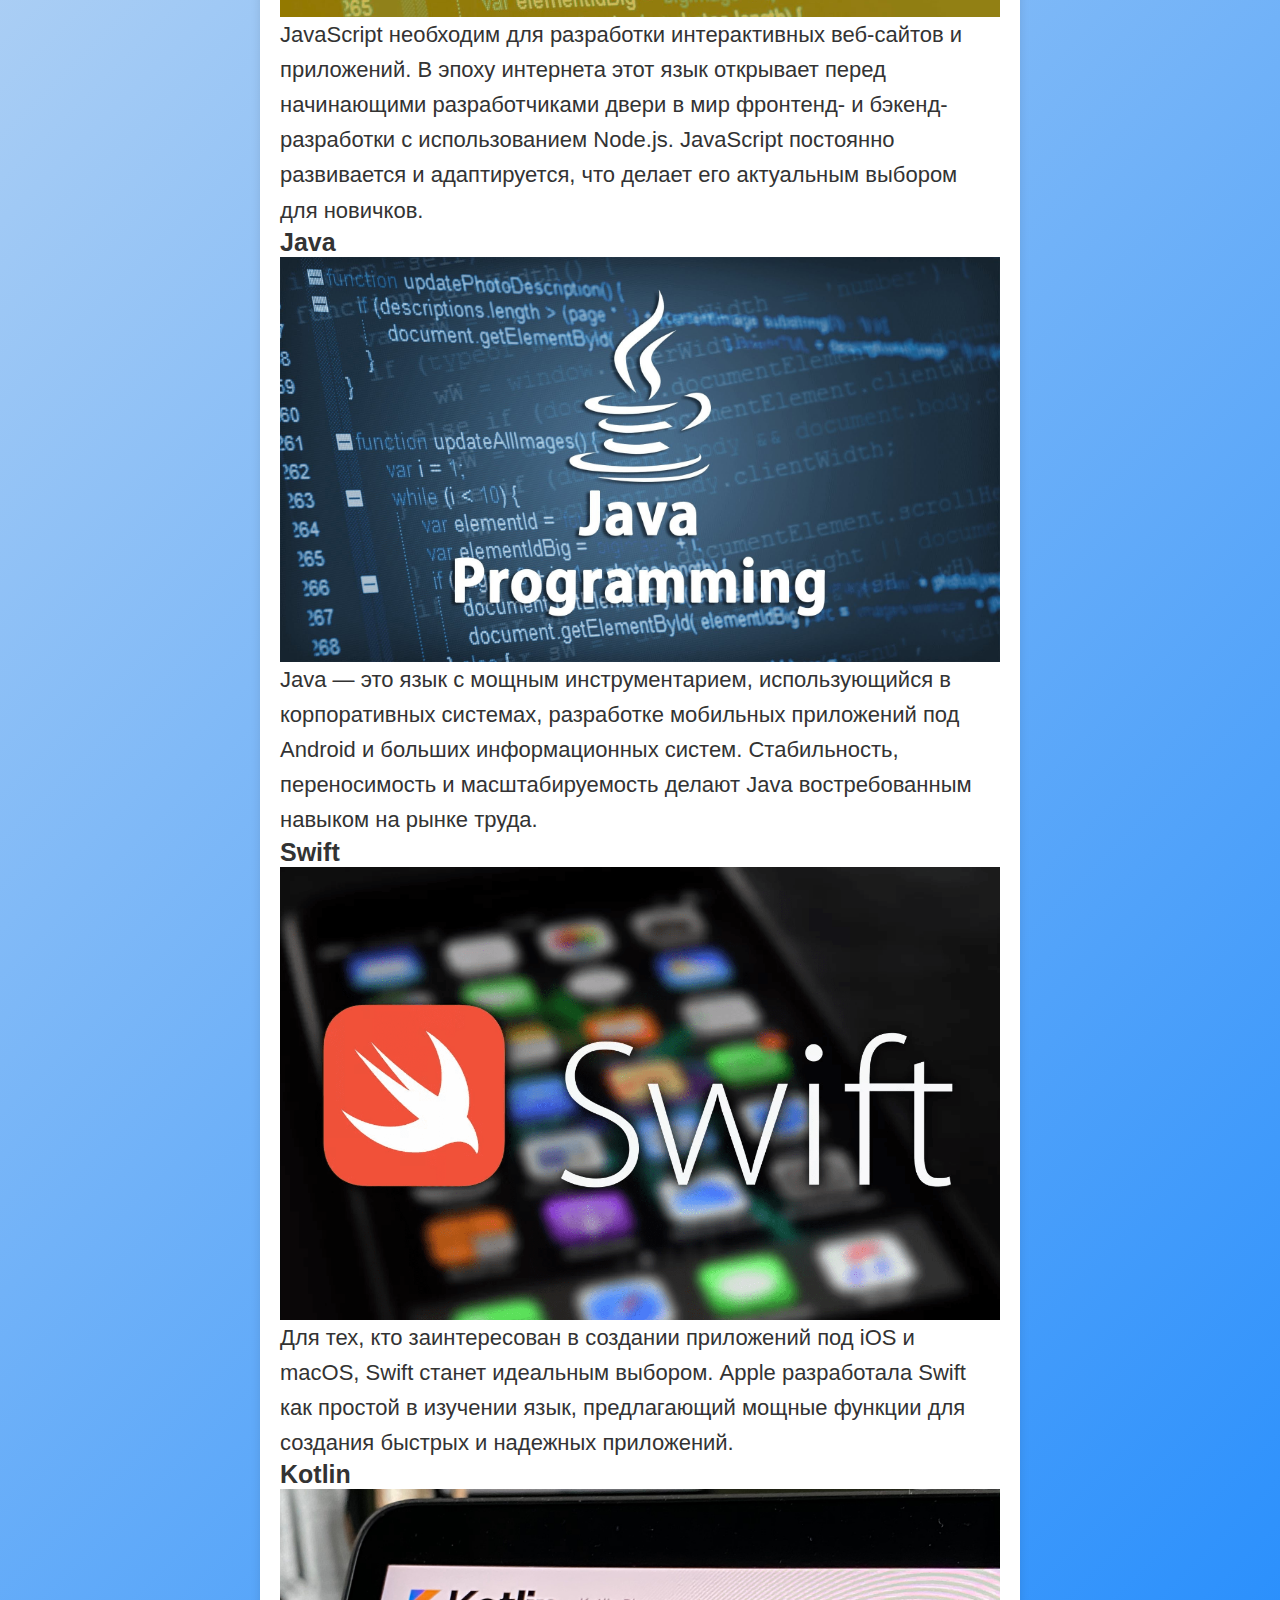
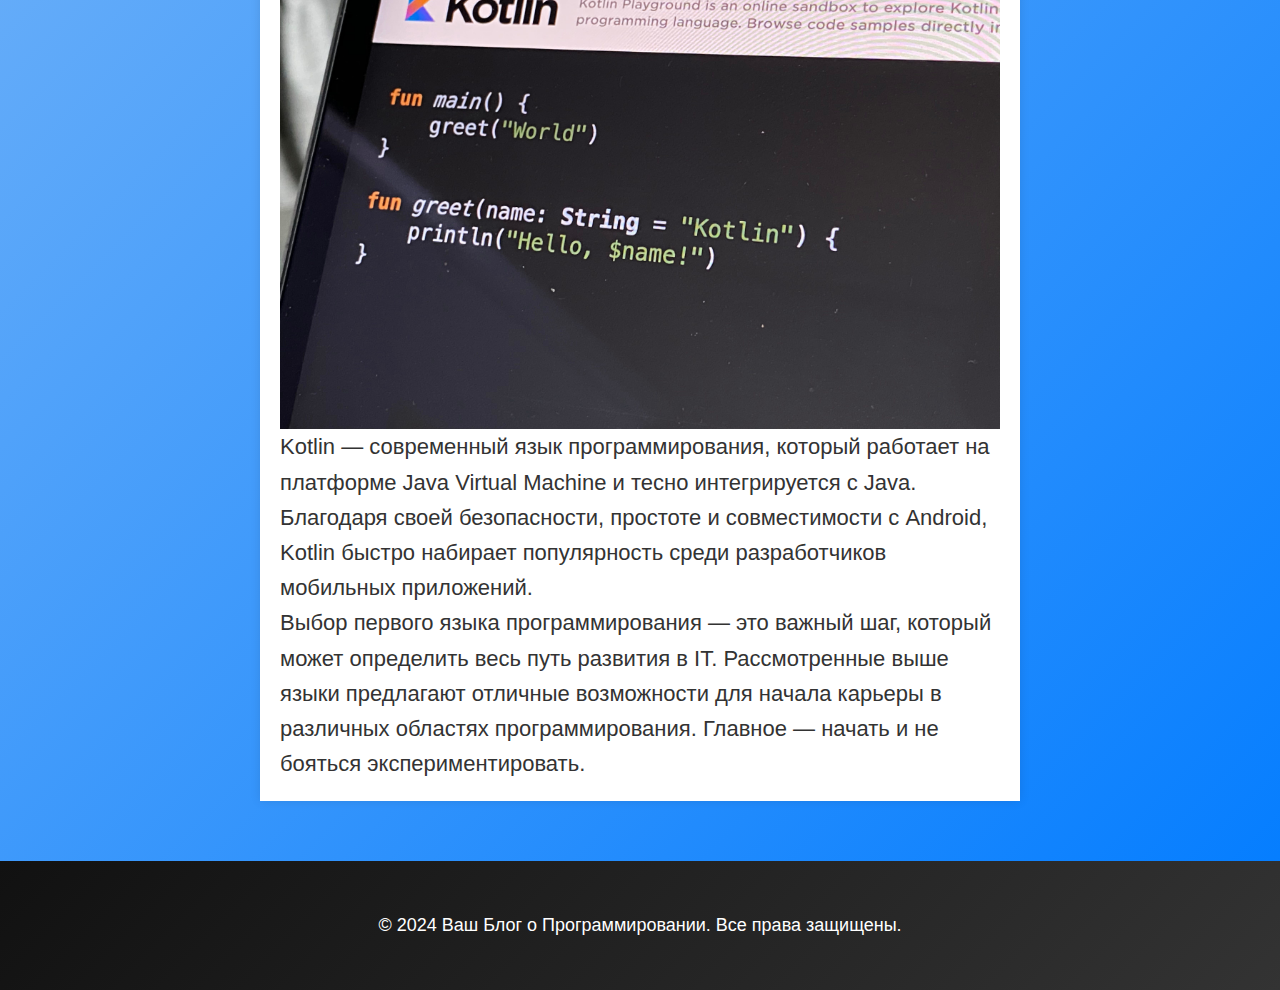
<file: html/blog/article_one.html>
<!DOCTYPE html>
<html lang="ru">
<head>
    <meta charset="UTF-8">
    <title>Статья</title>
    <link rel="stylesheet" href="../../styles/style.css"> 
    <link rel="stylesheet" href="../../styles/styles_for_blog.css"> 
</head>
<body>
    <header>
        <div class="container">
            <div class="logo"><a href="../../index.html"><img src="../../images/general/logo.png" alt="Логотип"></a></div>
            <nav>
                <ul>
                    <li><a href="../../index.html">Главная</a></li>
                    <li><a href="#courses">Курсы</a></li>
                    <li><a href="#teachers">Преподаватели</a></li>
                    <li><a href="#news">Новости</a></li>
                    <li><a href="#blog">Блог</a></li>
                    <li><a href="#faq">FAQ</a></li>
                    <li><a href="#contact">Контакты</a></li>
                </ul>
            </nav>
        </div>
    </header>    
    <main>
        <article>
            <h1>Топ-5 Языков Программирования для Начинающих в 2024 Году</h1>
            <p>В мире, где технологии развиваются с каждым днем, выбор первого языка программирования может стать решающим шагом в карьере каждого начинающего разработчика. В 2024 году рынок технологий предлагает множество языков программирования, но некоторые из них выделяются своей доступностью, широким спектром применения и поддержкой сообщества. Давайте рассмотрим топ-5 языков программирования, которые будут идеальным стартом для новичков.</p>
            <h2>Python</h2>
            <img src="../../images/article_one/pyhton.webp" alt="python">
            <p>Python остается в лидерах среди языков программирования для начинающих благодаря своей читаемости, простоте и мощному набору библиотек. Он широко используется в веб-разработке, анализе данных, искусственном интеллекте и научных исследованиях. Благодаря дружелюбному сообществу и обширной документации, Python является отличным выбором для первого языка программирования.</p>
            <h2>JavaScript</h2>
            <img src="../../images/article_one/js.jpg" alt="js">
            <p>JavaScript необходим для разработки интерактивных веб-сайтов и приложений. В эпоху интернета этот язык открывает перед начинающими разработчиками двери в мир фронтенд- и бэкенд-разработки с использованием Node.js. JavaScript постоянно развивается и адаптируется, что делает его актуальным выбором для новичков.</p>
            <h2>Java</h2>
            <img src="../../images/article_one/java.jpeg" alt="java">
            <p>Java — это язык с мощным инструментарием, использующийся в корпоративных системах, разработке мобильных приложений под Android и больших информационных систем. Стабильность, переносимость и масштабируемость делают Java востребованным навыком на рынке труда.</p>
            <h2>Swift</h2>
            <img src="../../images/article_one/swift.png" alt="swift">
            <p>Для тех, кто заинтересован в создании приложений под iOS и macOS, Swift станет идеальным выбором. Apple разработала Swift как простой в изучении язык, предлагающий мощные функции для создания быстрых и надежных приложений.</p>
            <h2>Kotlin</h2>
            <img src="../../images/article_one/kotlin.jpeg" alt="kotlin">
            <p>Kotlin — современный язык программирования, который работает на платформе Java Virtual Machine и тесно интегрируется с Java. Благодаря своей безопасности, простоте и совместимости с Android, Kotlin быстро набирает популярность среди разработчиков мобильных приложений.</p>
            <p>Выбор первого языка программирования — это важный шаг, который может определить весь путь развития в IT. Рассмотренные выше языки предлагают отличные возможности для начала карьеры в различных областях программирования. Главное — начать и не бояться экспериментировать.</p>
        </article>
    </main>
    <footer>
        <p>&copy; 2024 Ваш Блог о Программировании. Все права защищены.</p>
    </footer>
</body>
</html>
</file>
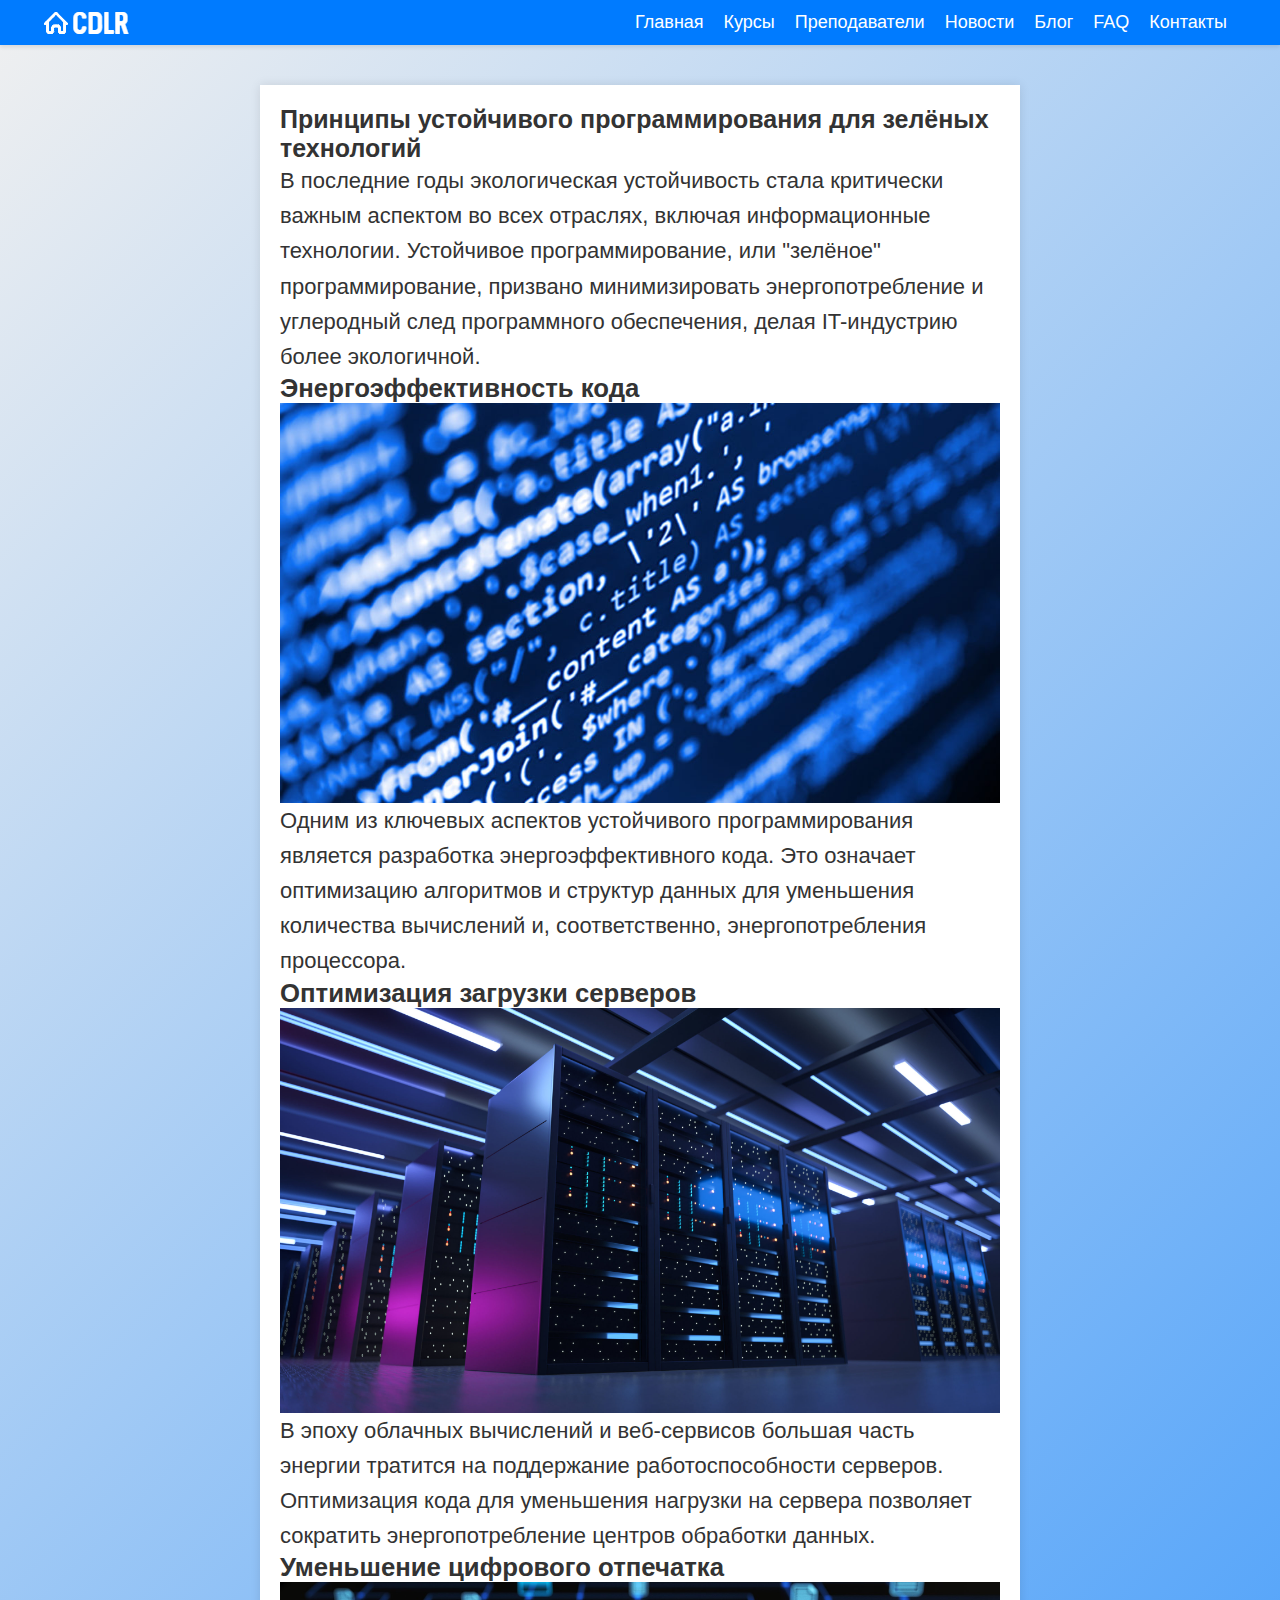
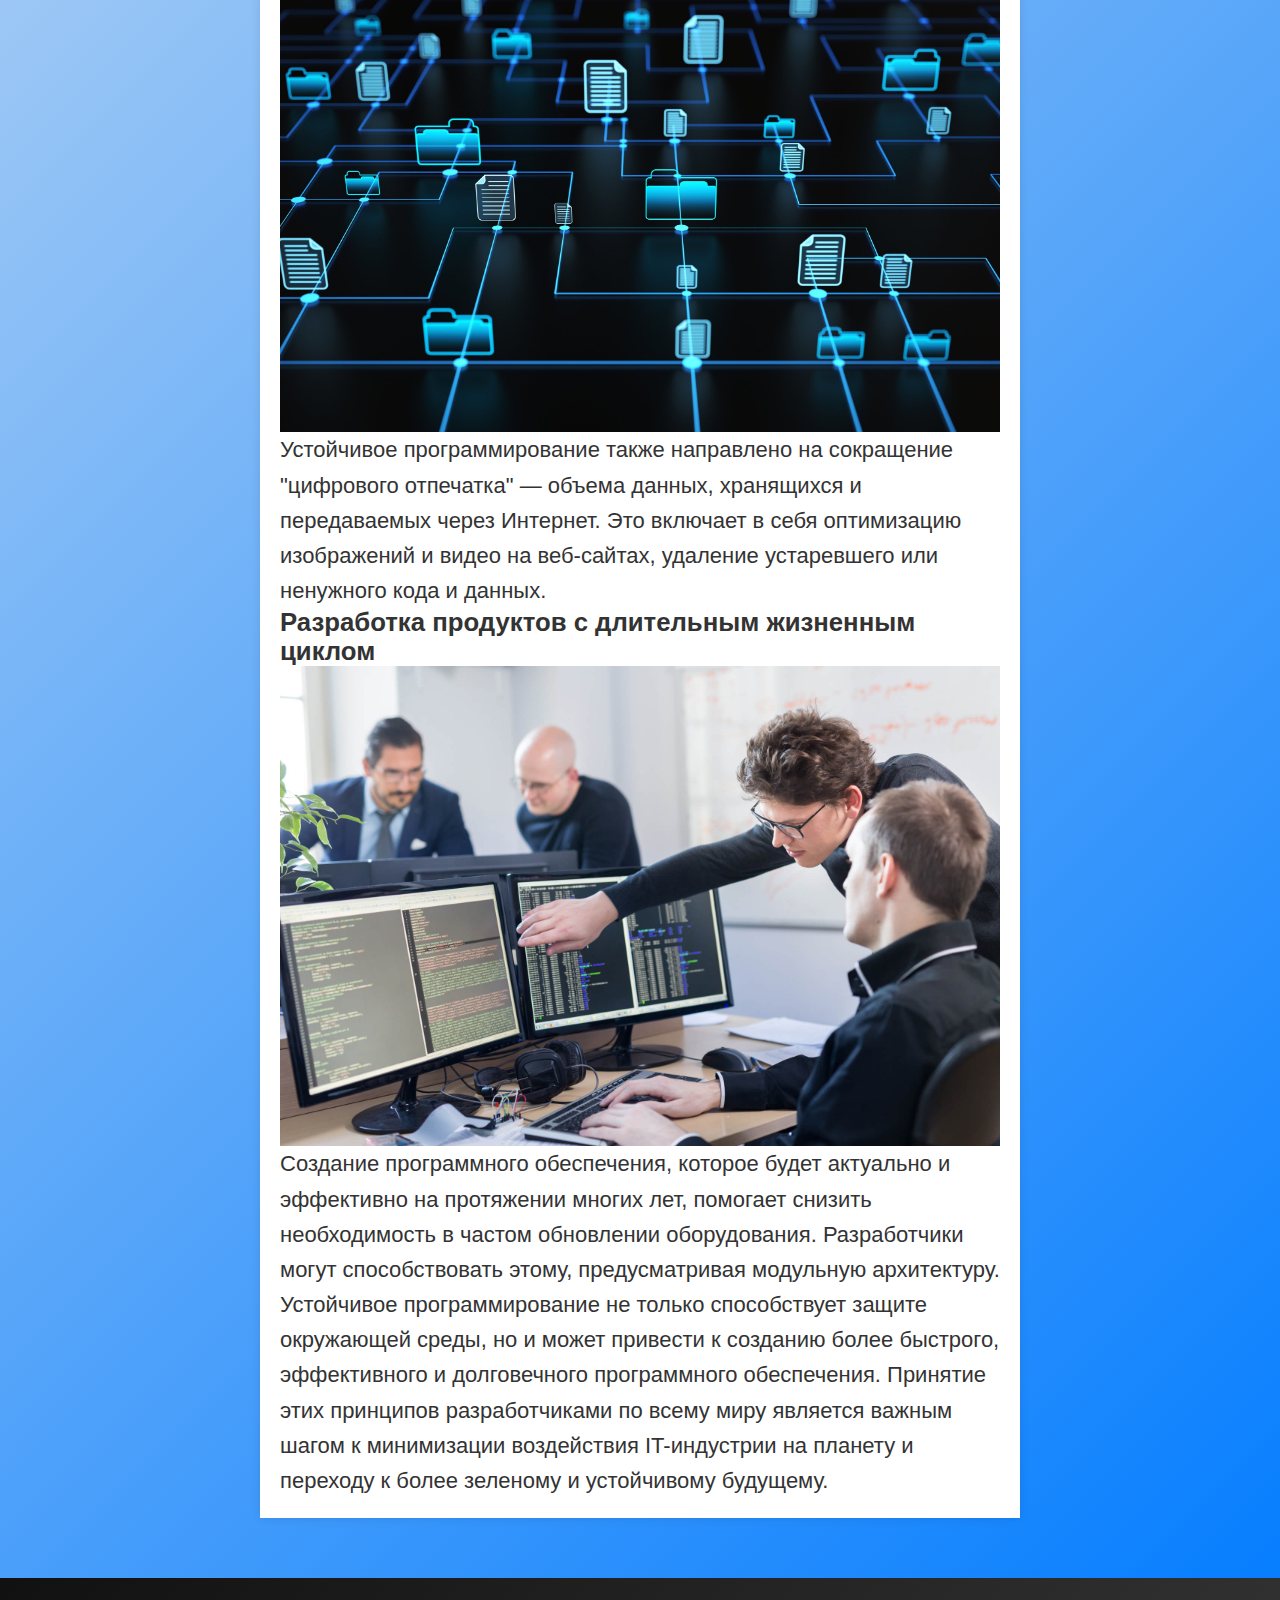
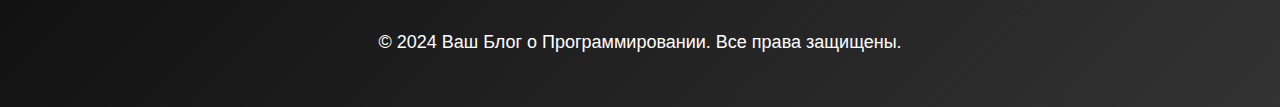
<file: html/blog/article_three.html>
<!DOCTYPE html>
<html lang="ru">
<head>
    <meta charset="UTF-8">
    <title>Статья</title>
    <link rel="stylesheet" href="../../styles/style.css"> 
    <link rel="stylesheet" href="../../styles/styles_for_blog.css"> 
</head>
<body>
    <header>
        <div class="container">
            <div class="logo"><a href="../../index.html"><img src="../../images/general/logo.png" alt="Логотип"></a></div>
            <nav>
                <ul>
                    <li><a href="../index.html">Главная</a></li>
                    <li><a href="#courses">Курсы</a></li>
                    <li><a href="#teachers">Преподаватели</a></li>
                    <li><a href="#news">Новости</a></li>
                    <li><a href="#blog">Блог</a></li>
                    <li><a href="#faq">FAQ</a></li>
                    <li><a href="#contact">Контакты</a></li>
                </ul>
            </nav>
        </div>
    </header>
    <main>
        <article>
            <h2>Принципы устойчивого программирования для зелёных технологий</h2>
            <p>В последние годы экологическая устойчивость стала критически важным аспектом во всех отраслях, включая информационные технологии. Устойчивое программирование, или "зелёное" программирование, призвано минимизировать энергопотребление и углеродный след программного обеспечения, делая IT-индустрию более экологичной.</p>
            <h3>Энергоэффективность кода</h3>
            <img src="../../images/article_three/code.jpg" alt="code">
            <p>Одним из ключевых аспектов устойчивого программирования является разработка энергоэффективного кода. Это означает оптимизацию алгоритмов и структур данных для уменьшения количества вычислений и, соответственно, энергопотребления процессора.</p>
            <h3>Оптимизация загрузки серверов</h3>
            <img src="../../images/article_three/server.jpeg" alt="server">
            <p>В эпоху облачных вычислений и веб-сервисов большая часть энергии тратится на поддержание работоспособности серверов. Оптимизация кода для уменьшения нагрузки на сервера позволяет сократить энергопотребление центров обработки данных.</p>
            <h3>Уменьшение цифрового отпечатка</h3>
            <img src="../../images/article_three/data.jpg" alt="data">
            <p>Устойчивое программирование также направлено на сокращение "цифрового отпечатка" — объема данных, хранящихся и передаваемых через Интернет. Это включает в себя оптимизацию изображений и видео на веб-сайтах, удаление устаревшего или ненужного кода и данных.</p>
            <h3>Разработка продуктов с длительным жизненным циклом</h3>
            <img src="../../images/article_three/software_product.jpg" alt="software product">
            <p>Создание программного обеспечения, которое будет актуально и эффективно на протяжении многих лет, помогает снизить необходимость в частом обновлении оборудования. Разработчики могут способствовать этому, предусматривая модульную архитектуру.</p>
            <p>Устойчивое программирование не только способствует защите окружающей среды, но и может привести к созданию более быстрого, эффективного и долговечного программного обеспечения. Принятие этих принципов разработчиками по всему миру является важным шагом к минимизации воздействия IT-индустрии на планету и переходу к более зеленому и устойчивому будущему.</p>
        </article>
    </main>
    <footer>
        <p>&copy; 2024 Ваш Блог о Программировании. Все права защищены.</p>
    </footer>
</body>
</html>
</file>
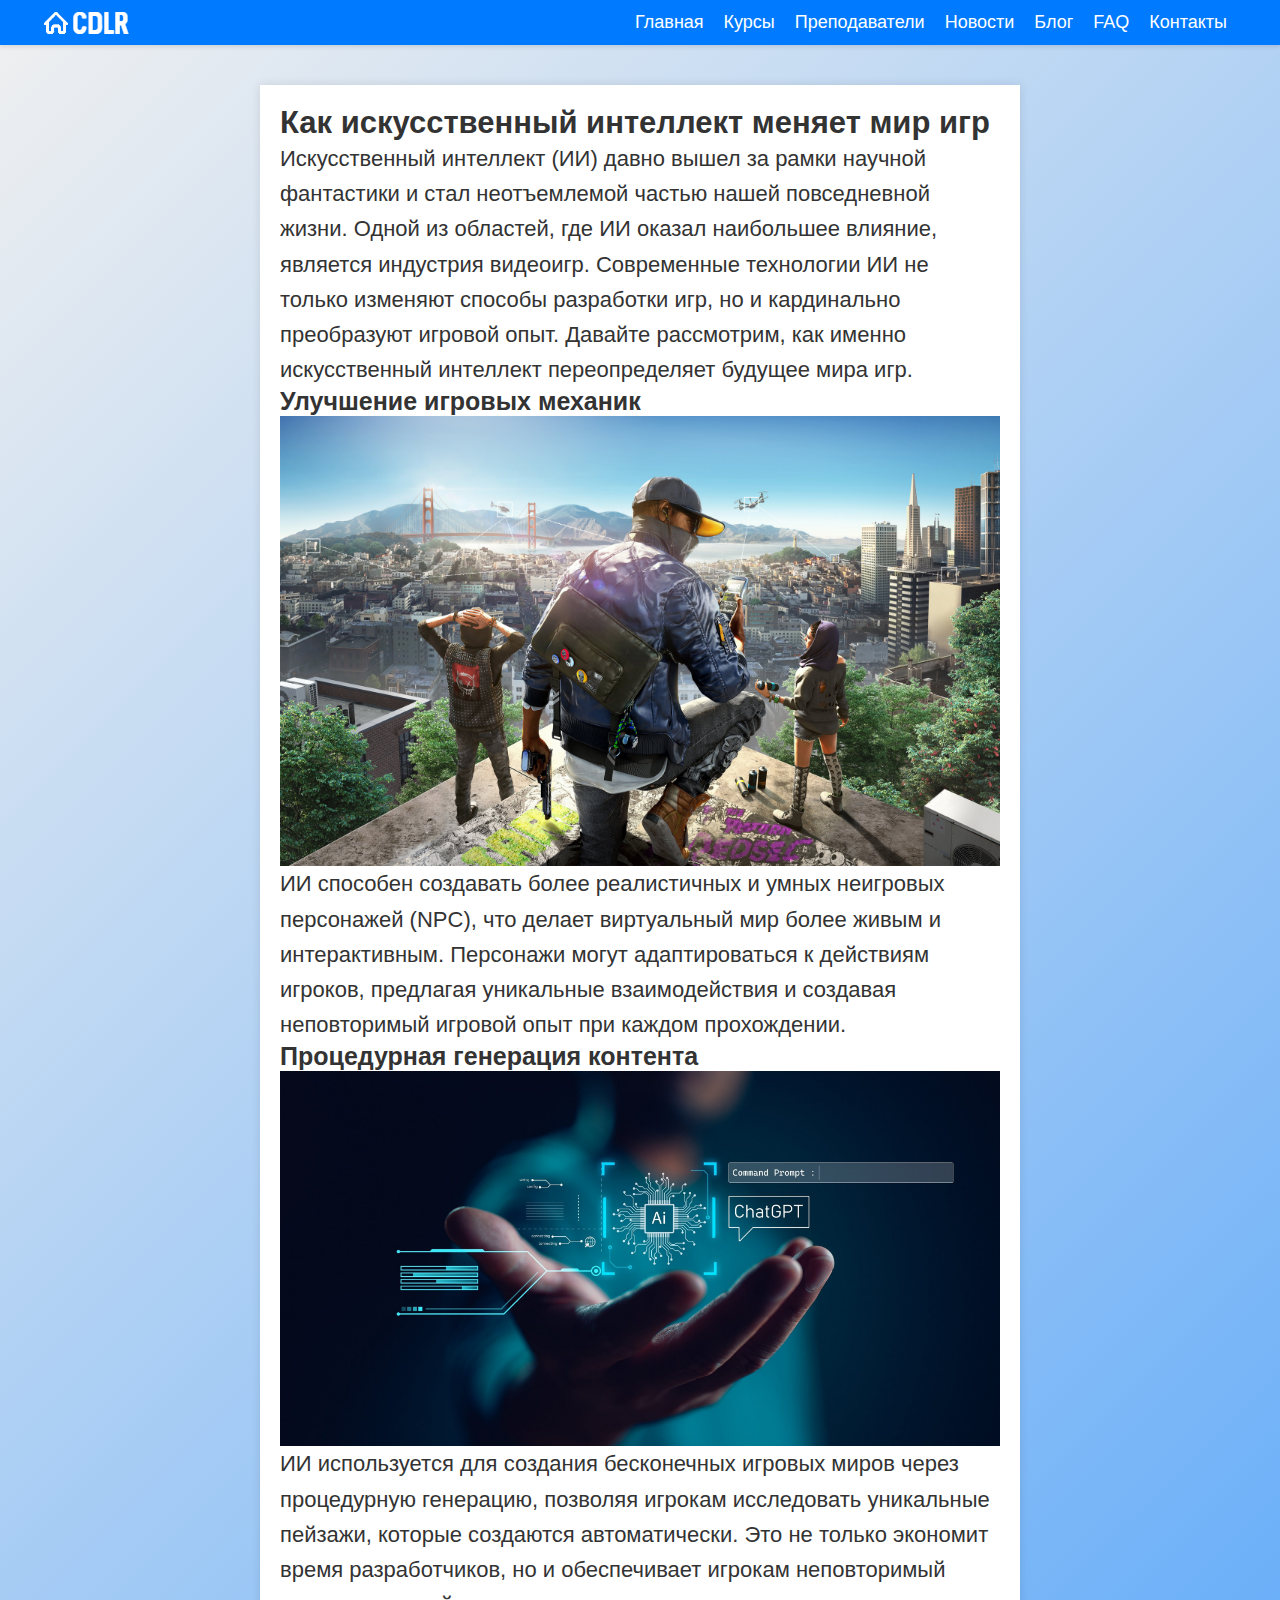
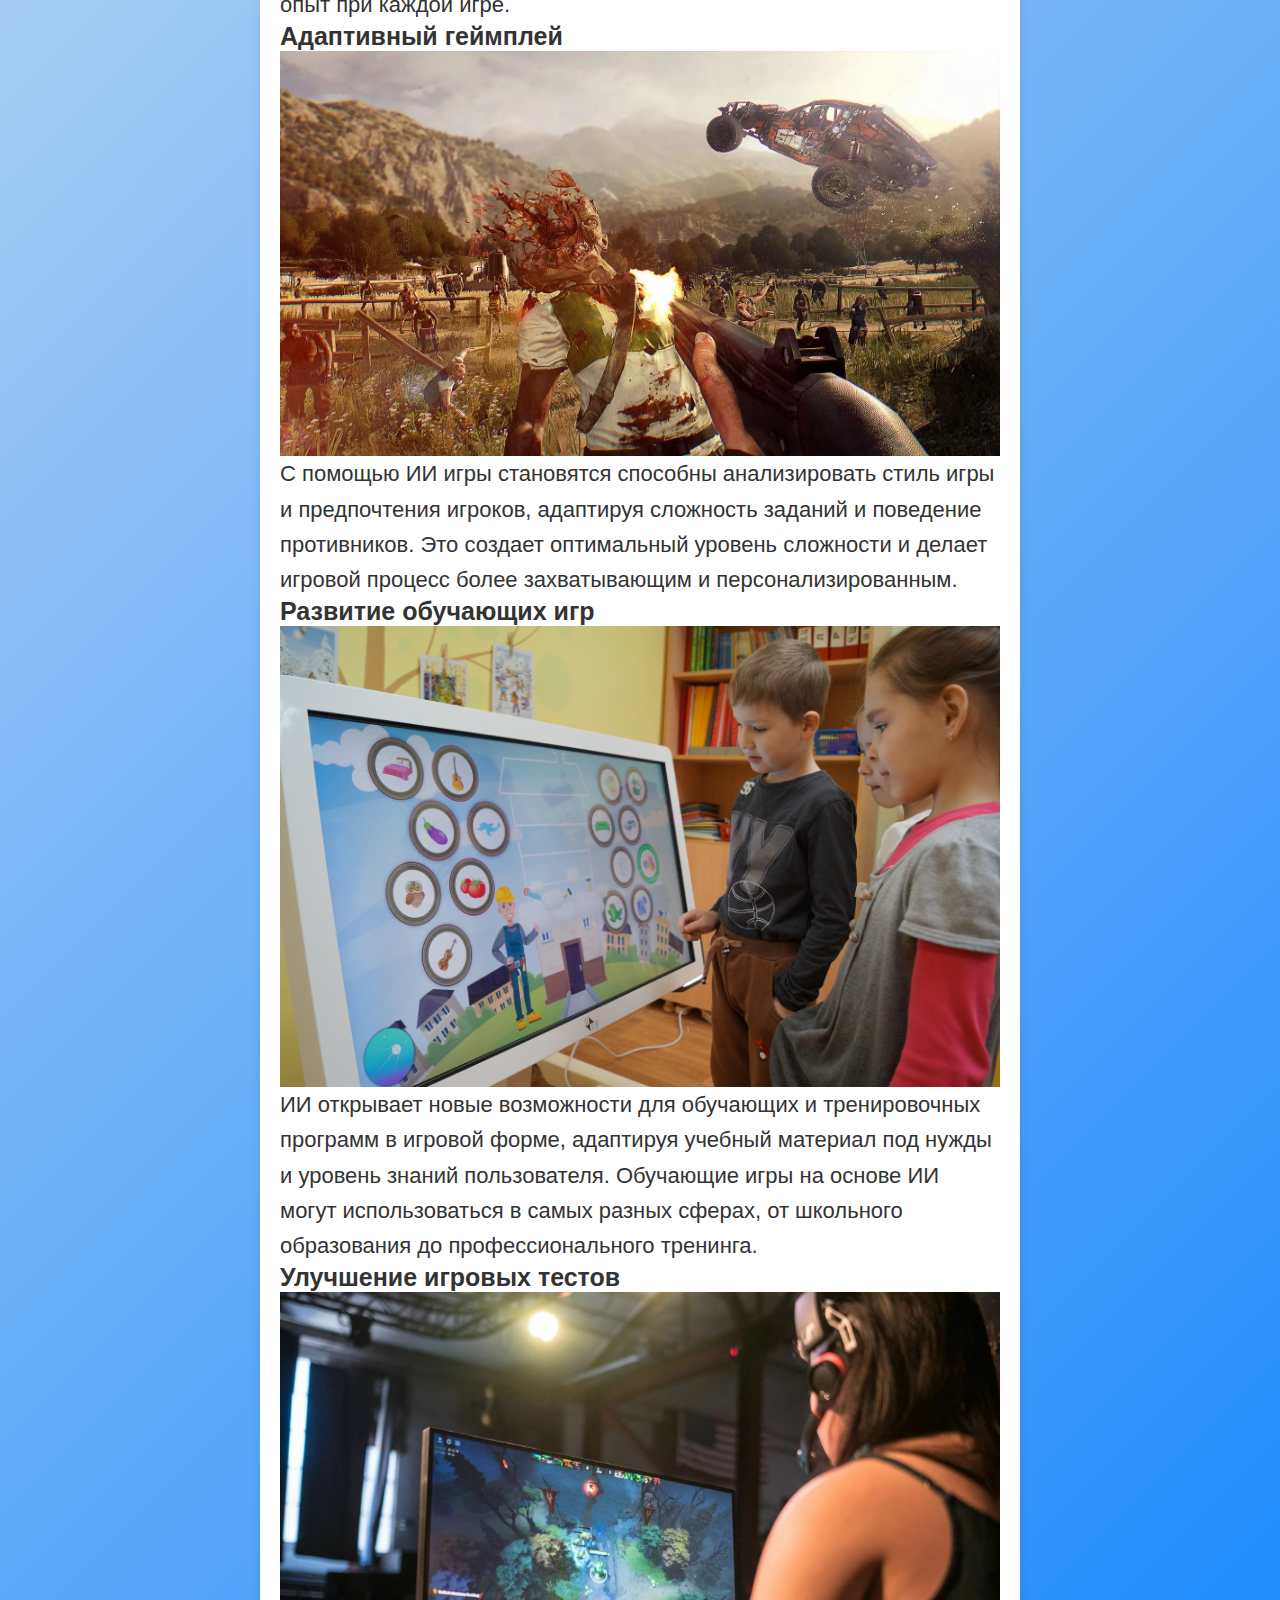
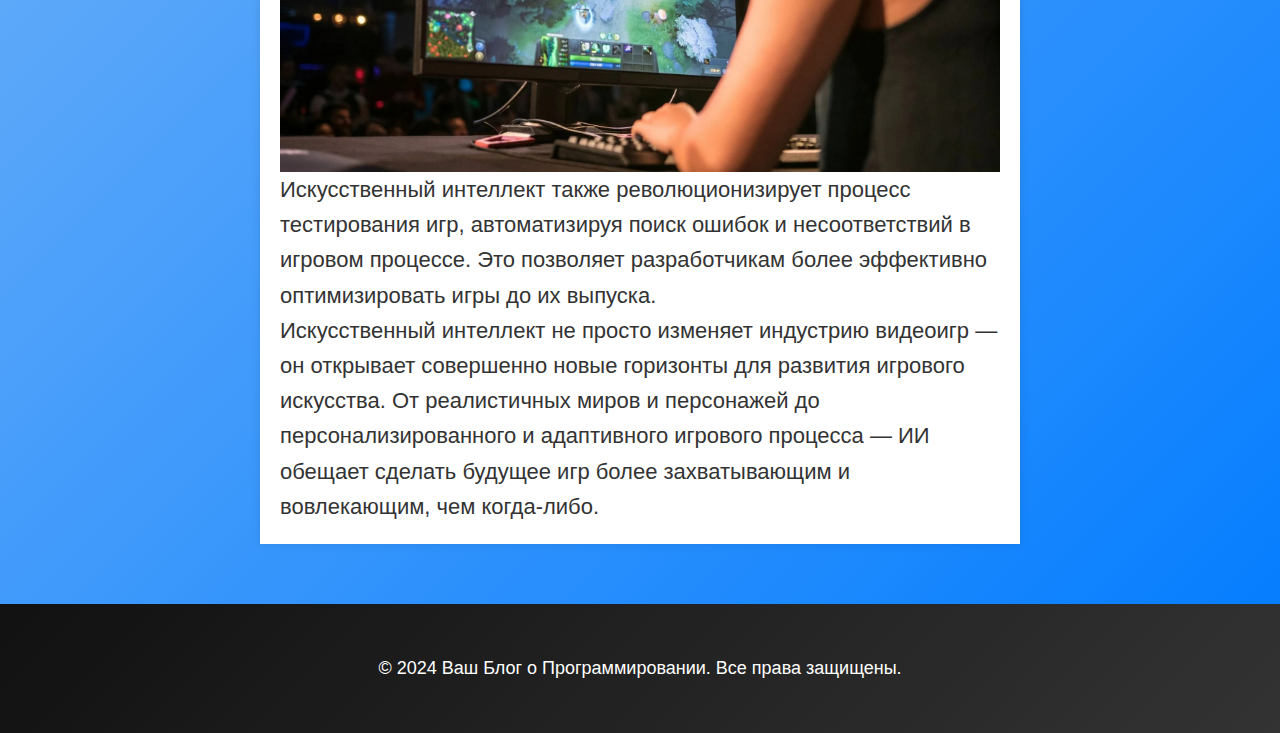
<file: html/blog/article_two.html>
<!DOCTYPE html>
<html lang="ru">
<head>
    <meta charset="UTF-8">
    <title>Статья</title>
    <link rel="stylesheet" href="../../styles/style.css"> 
    <link rel="stylesheet" href="../../styles/styles_for_blog.css"> 
</head>
<body>
    <header>
        <div class="container">
            <div class="logo"><a href="../../index.html"><img src="../../images/general/logo.png" alt="Логотип"></a></div>
            <nav>
                <ul>
                    <li><a href="../../index.html">Главная</a></li>
                    <li><a href="#courses">Курсы</a></li>
                    <li><a href="#teachers">Преподаватели</a></li>
                    <li><a href="#news">Новости</a></li>
                    <li><a href="#blog">Блог</a></li>
                    <li><a href="#faq">FAQ</a></li>
                    <li><a href="#contact">Контакты</a></li>
                </ul>
            </nav>
        </div>
    </header>    
    <main>
        <article>
            <h1>Как искусственный интеллект меняет мир игр</h1>
            <p>Искусственный интеллект (ИИ) давно вышел за рамки научной фантастики и стал неотъемлемой частью нашей повседневной жизни. Одной из областей, где ИИ оказал наибольшее влияние, является индустрия видеоигр. Современные технологии ИИ не только изменяют способы разработки игр, но и кардинально преобразуют игровой опыт. Давайте рассмотрим, как именно искусственный интеллект переопределяет будущее мира игр.</p>
            <h2>Улучшение игровых механик</h2>
            <img src="../../images/article_two/game_mechanic.jpg" alt="game mechanic">
            <p>ИИ способен создавать более реалистичных и умных неигровых персонажей (NPC), что делает виртуальный мир более живым и интерактивным. Персонажи могут адаптироваться к действиям игроков, предлагая уникальные взаимодействия и создавая неповторимый игровой опыт при каждом прохождении.</p>
            <h2>Процедурная генерация контента</h2>
            <img src="../../images/article_two/content.jpg" alt="content">
            <p>ИИ используется для создания бесконечных игровых миров через процедурную генерацию, позволяя игрокам исследовать уникальные пейзажи, которые создаются автоматически. Это не только экономит время разработчиков, но и обеспечивает игрокам неповторимый опыт при каждой игре.</p>
            <h2>Адаптивный геймплей</h2>
            <img src="../../images/article_two/gameplay.webp" alt="gameplay">
            <p>С помощью ИИ игры становятся способны анализировать стиль игры и предпочтения игроков, адаптируя сложность заданий и поведение противников. Это создает оптимальный уровень сложности и делает игровой процесс более захватывающим и персонализированным.</p>
            <h2>Развитие обучающих игр</h2>
            <img src="../../images/article_two/educational_game.jpg" alt="educational game">
            <p>ИИ открывает новые возможности для обучающих и тренировочных программ в игровой форме, адаптируя учебный материал под нужды и уровень знаний пользователя. Обучающие игры на основе ИИ могут использоваться в самых разных сферах, от школьного образования до профессионального тренинга.</p>
            <h2>Улучшение игровых тестов</h2>
            <img src="../../images/article_two/game_test.jpg" alt="game test">
            <p>Искусственный интеллект также революционизирует процесс тестирования игр, автоматизируя поиск ошибок и несоответствий в игровом процессе. Это позволяет разработчикам более эффективно оптимизировать игры до их выпуска.</p>
            <p>Искусственный интеллект не просто изменяет индустрию видеоигр — он открывает совершенно новые горизонты для развития игрового искусства. От реалистичных миров и персонажей до персонализированного и адаптивного игрового процесса — ИИ обещает сделать будущее игр более захватывающим и вовлекающим, чем когда-либо.</p>
        </article>
    </main>
    <footer>
        <p>&copy; 2024 Ваш Блог о Программировании. Все права защищены.</p>
    </footer>
</body>
</html>
</file>
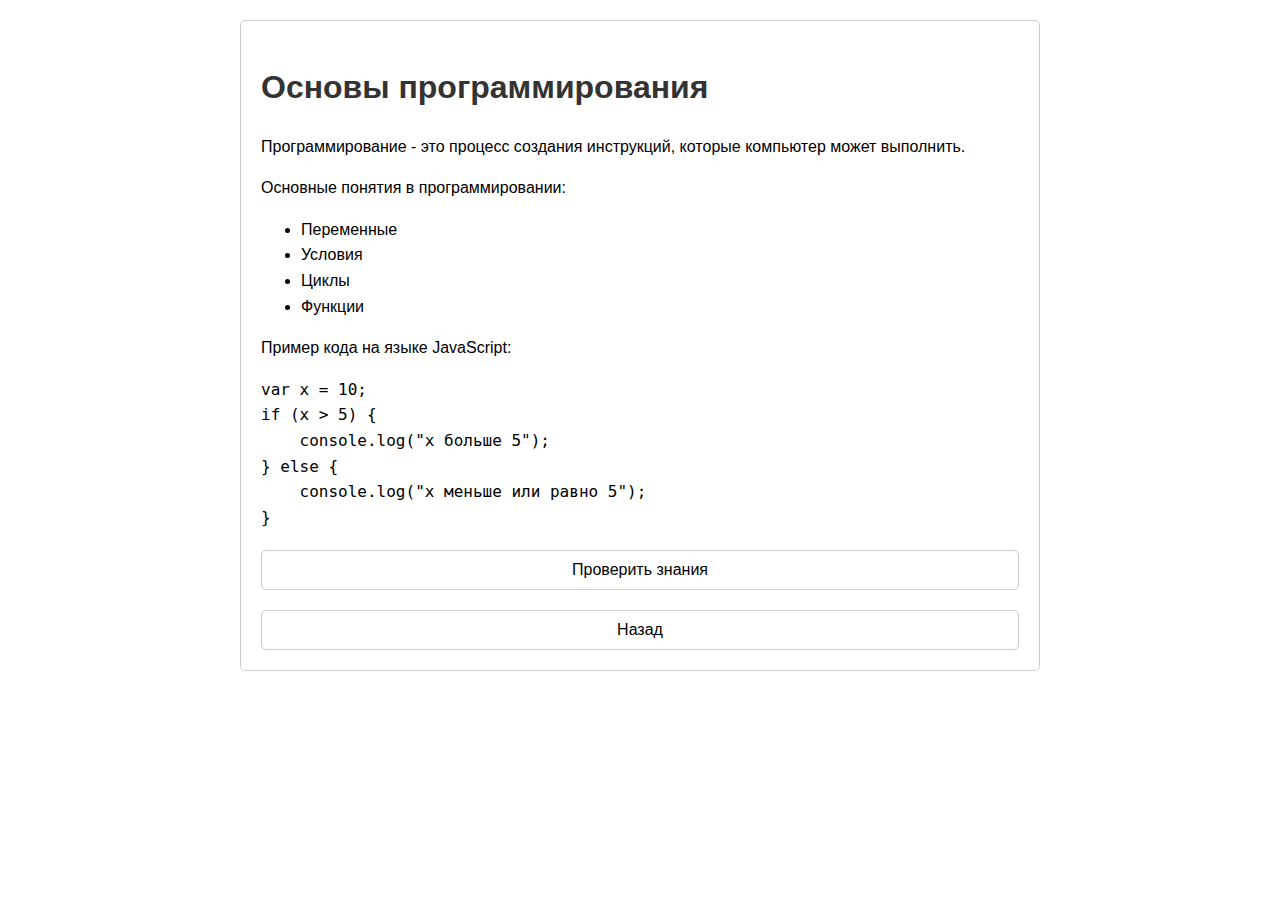
<file: html/lessons/lesson1.html>
<!DOCTYPE html>
<html lang="ru">
<head>
    <meta charset="UTF-8">
    <meta name="viewport" content="width=device-width, initial-scale=1.0">
    <title>Урок по информатике</title>
    <link rel="stylesheet" type="text/css" href="../../styles/lesson.css">
</head>
<body>
    <div class="container">
        <div id="content">
            <h1 id="lesson-title">Основы программирования</h1>
            <div id="lesson-content">
                <p>Программирование - это процесс создания инструкций, которые компьютер может выполнить.</p>
                <p>Основные понятия в программировании:</p>
                <ul>
                    <li>Переменные</li>
                    <li>Условия</li>
                    <li>Циклы</li>
                    <li>Функции</li>
                </ul>
                <p>Пример кода на языке JavaScript:</p>
                <pre><code>var x = 10;
if (x > 5) {
    console.log("x больше 5");
} else {
    console.log("x меньше или равно 5");
}</code></pre>
            </div>
            <button id="test-button" class="action-button">Проверить знания</button>
            <button id="back-button" style="display: block;" onclick="goBack()">Назад</button>
            <div id="quiz-container" style="display: none;"></div>
            <div id="question-container"></div>
            <div id="navigation-buttons"></div>

        </div>
    </div>
    <script src="../../scripts/lesson.js"></script>
</body>
</html>
</file>
<file: styles/style.css>
/* Основные стили */
body {
    font-family: 'Arial', sans-serif;
    margin: 0;
    padding: 0;
    background: linear-gradient(135deg, #f0f0f0, #007bff);
    color: #333;
}

/* Запрет на выделение текста */
body {
    -webkit-touch-callout: none;
    -webkit-user-select: none;
    -khtml-user-select: none;
    -moz-user-select: none;
    -ms-user-select: none;
    user-select: none;
}

.body-no-scroll {
    overflow: hidden;
    /* Отключает прокрутку на странице */
    height: 100%;
    /* Задаёт фиксированную высоту */
}

.container {
    max-width: 1200px;
    min-width: 960px;
    margin: auto;
    padding: 20px;
}

h1,
h2,
h3 {
    color: #333;
}

a {
    color: #007bff;
    text-decoration: none;
}

a:hover {
    opacity: 0.7;
}

ul {
    list-style: none;
    padding: 0;
}

/* Шапка */
header {
    background-color: #007bff;
    /* Измените на желаемый цвет */
    color: white;
    width: 100%;
    top: 0;
    left: 0;
    z-index: 1000;
    /* Убедитесь, что шапка всегда наверху */
    box-shadow: 0 2px 4px rgba(0, 0, 0, 0.1);
    /* Небольшая тень для выделения */
}

header .container {
    max-width: 1200px;
    margin: auto;
    display: flex;
    justify-content: space-between;
    align-items: center;
    padding: 3px;
}

nav ul {
    list-style: none;
    display: flex;
    margin: 0;
    padding: 0;
}

nav ul li {
    margin-left: 5px;
}


nav ul li a {
    color: white;
    text-decoration: none;
    transition: background-color 0.3s ease;
}


.logo {
    font-size: 20px;
    font-weight: bold;
}

/* Основное содержимое */
main {
    padding: 20px 0;
}

section {
    margin-bottom: 20px;
}

/* Карточки */

* {
    margin: 0;
    padding: 0;
    box-sizing: border-box;
}

body {
    font-family: -apple-system, BlinkMacSystemFont, "Segoe UI", Roboto, Helvetica, Arial, sans-serif, "Apple Color Emoji", "Segoe UI Emoji", "Segoe UI Symbol";
}

.main-container {
    padding: 30px;
}

/* HEADING */

.heading {
    text-align: center;
}

.heading__title {
    font-weight: 600;
}

.heading__credits {
    margin: 10px 0px;
    color: #888888;
    font-size: 25px;
    transition: all 0.5s;
}

.heading__link {
    text-decoration: none;
}

.heading__credits .heading__link {
    color: inherit;
}

/* CARDS */

.cards {
    display: flex;
    flex-wrap: wrap;
    justify-content: space-between;
}

.card {
    margin: 20px;
    padding: 20px;
    width: 400px;
    min-height: 200px;
    display: flex;
    flex-direction: column;
    border-radius: 10px;
    box-shadow: 0px 6px 10px rgba(0, 0, 0, 0.25);
    transition: all 0.2s;
}

.card:hover {
    box-shadow: 0px 6px 10px rgba(0, 0, 0, 0.4);
    transform: translateY(-5px);
}

.card__icon {
    font-size: 30px;
    margin-bottom: 10px;
    color: #ffffff;
}

.card__title {
    font-weight: 400;
    color: #ffffff;
    margin-bottom: 10px;
}

.card__apply {
    margin-top: auto;
}

.card__link {
    text-decoration: none;
    color: rgba(255, 255, 255, 0.9);
    background: rgba(0, 0, 0, 0.3);
    padding: 10px 20px;
    border-radius: 5px;
    transition: background 0.3s, color 0.3s;
}

.card__link:hover {
    background: rgba(0, 0, 0, 0.6);
    color: #ffffff;
}

/* CARD BACKGROUNDS */

.card-1 {
    background: radial-gradient(#1fe4f5, #3fbafe);
}

.card-2 {
    background: radial-gradient(#fbc1cc, #fa99b2);
}

.card-3 {
    background: radial-gradient(#76b2fe, #b69efe);
}

.card-4 {
    background: radial-gradient(#60efbc, #58d5c9);
}

.card-5 {
    background: radial-gradient(#f588d8, #c0a3e5);
}

/* RESPONSIVE */

@media (max-width: 1600px) {
    .cards {
        justify-content: center;
    }
}

/* Формы обратной связи */
form {
    background-color: #f9f9f9;
    padding: 20px;
    border-radius: 8px;
    box-shadow: 0 2px 5px rgba(0, 0, 0, 0.1);
}

.form-group {
    margin-bottom: 20px;
}

.form-group label {
    display: block;
    margin-bottom: 5px;
}

.form-group input[type="text"],
.form-group input[type="email"],
.form-group textarea {
    width: 100%;
    padding: 10px;
    border: 1px solid #ccc;
    border-radius: 4px;
    box-sizing: border-box;
    /* Добавляет padding в общую ширину и высоту элемента, обеспечивая более предсказуемое расположение */
}

.form-group textarea {
    resize: vertical;
    /* Позволяет пользователю изменять размер только по вертикали */
}

button[type="submit"] {
    background-color: #007bff;
    color: white;
    padding: 10px 20px;
    border: none;
    border-radius: 4px;
    cursor: pointer;
    font-size: 16px;
}

button[type="submit"]:hover {
    background-color: #0056b3;
}

/*Стили для Главной секции*/
#welcome {
    background-color: #e8effc;
    padding: 40px 0;
}

#welcome>.container {
    max-width: 800px;
    margin: auto;
    padding: 0 20px;
}

#welcome>h2 {
    color: #2a2f45;
    font-family: 'Segoe UI', Tahoma, Geneva, Verdana, sans-serif;
    text-align: center;
}

#welcome>p {
    color: #4a4f5c;
    font-family: 'Segoe UI', Tahoma, Geneva, Verdana, sans-serif;
    text-align: justify;
    line-height: 1.8;
}

.features {
    background-color: #ffffff;
    border-radius: 8px;
    box-shadow: 0 4px 6px rgba(0, 0, 0, 0.1);
    margin-top: 25px;
    padding: 20px;
}

.features h3 {
    color: #2a2f45;
}

.features ul {
    list-style-type: none;
    padding: 0;
}

.features li {
    padding: 5px 0;
    color: #4a4f5c;
}

/* Стили для секции FAQ */
.faq-item {
    margin-bottom: 10px;
    border-radius: 5px;
    background-color: #f7f7f7;
    box-shadow: 0 2px 4px rgba(0, 0, 0, 0.1);
}

.faq-question {
    padding: 15px;
    margin: 0;
    cursor: pointer;
    position: relative;
    font-weight: 600;
    color: #333;
    background: linear-gradient(135deg, #007bff, #00bfff);
    border-radius: 5px 5px 0 0;
}

.faq-question::after {
    content: '\002B';
    position: absolute;
    right: 20px;
    font-size: 20px;
    color: #007bff;
    transition: transform 0.3s ease;
}

.faq-question.active::after {
    transform: rotate(45deg);
}

.faq-answer {
    display: none;
    padding: 15px;
    color: #666;
    background: linear-gradient(135deg, #c4d8f7, #b5ccf6);
    border-top: none;
    font-size: 16px;
    line-height: 1.5;
    border-radius: 0 0 5px 5px;
}

.faq-item:last-child .faq-answer {
    border-radius: 0 0 5px 5px;
}

/* Анимация для ответов */
.faq-answer {
    overflow: hidden;
    transition: height 0.3s ease-out;
    height: 0;
}

.faq-answer.active {
    height: auto;
    /* Это значение будет переопределено в JavaScript */
    display: block;
}


/* Отступы и выравнивание для контейнера формы */
#contact .container {
    max-width: 600px;
    /* Лимитирует максимальную ширину формы для лучшей читаемости на больших экранах */
    margin: auto;
}

/* Футер */
footer {
    background: linear-gradient(135deg, #111111, #333333);
    color: #ffffff;
    padding: 20px 0;
    margin-top: 20px;
}

.footer-section h3,
.footer-section a,
.footer-section p {
    color: #ffffff;
    /* Убедитесь, что текст виден на фоне */
}

/* Маркер to-up */
#toTop {
    position: fixed;
    bottom: 20px;
    right: 20px;
    cursor: pointer;
}

/* Адаптивность и кастомные стили */
@media (min-width: 768px) {
    .container {
        padding: 20px 40px;
    }

    nav ul li {
        margin: 0 25px;
    }

    .footer-section {
        display: inline-block;
        vertical-align: top;
        width: 23%;
        margin: 0 1%;
        text-align: left;
    }

    .blog-post img {
        height: 150px;
    }

    #teachersList {
        grid-template-columns: repeat(2, 1fr);
    }
}

@media (max-width: 480px) {

    .container,
    .blog-posts {
        padding: 10px;
    }

    .blog-post-title {
        font-size: 18px;
    }

    .blog-post-description {
        font-size: 14px;
    }

    #teachersList {
        grid-template-columns: 1fr;
    }
}

#courses,
#blog,
#news {
    padding: 20px;
    border-radius: 5px;
}

.course-list,
.news-list,
.blog-posts {
    display: grid;
    grid-template-columns: repeat(auto-fit, minmax(300px, 1fr));
    gap: 20px;
}

.course-item,
.teacher-item,
.news-item,
.blog-post {
    padding: 20px;
    border-radius: 5px;
}

/* Основной стиль скроллбара */
::-webkit-scrollbar {
    width: 8px;
    height: 1px;
}

/* Стиль трека (дорожки), по которой движется скроллбар */
::-webkit-scrollbar-track {
    background: rgba(0, 0, 0, 0.1);
    border-radius: 10px;
}

/* Стиль ручки скроллбара */
::-webkit-scrollbar-thumb {
    background: rgba(50, 50, 250, 0.8);
    border-radius: 10px;
}

/* Стиль ручки скроллбара при наведении */
::-webkit-scrollbar-thumb:hover {
    background: rgba(50, 50, 250, 1);

}
</file>
<file: styles/blog_news.css>
/* Основные стили */
body {
    font-family: 'Arial', sans-serif;
    margin: 0;
    padding: 0;
    background-color: #f0f0f0;
    color: #333;
}

/* Запрет на выделение текста */
body {
    -webkit-touch-callout: none;
    -webkit-user-select: none; 
    -khtml-user-select: none;
    -moz-user-select: none; 
    -ms-user-select: none;
    user-select: none;
}

img {
    pointer-events: none; /* Запрещает действия с изображениями, такие как клик и перетаскивание */
    user-select: none; /* Запрещает выделение изображений */
}

.body-no-scroll {
    overflow: hidden; /* Отключает прокрутку на странице */
    height: 100%; /* Задаёт фиксированную высоту */
}

.container {
    max-width: 1200px;
    min-width: 960px;
    margin: auto;
    padding: 20px;
}

h1, h2, h3 {
    color: #333;
}

a {
    color: #007bff;
    text-decoration: none;
}

a:hover {
    opacity: 0.7;
}

ul {
    list-style: none;
    padding: 0;
}

/* Шапка */
header {
    background-color: #007bff; /* Измените на желаемый цвет */
    color: white;
    width: 100%;
    top: 0;
    left: 0;
    z-index: 1000; /* Убедитесь, что шапка всегда наверху */
    box-shadow: 0 2px 4px rgba(0, 0, 0, 0.1); /* Небольшая тень для выделения */
}

header .container {
    max-width: 1200px;
    margin: auto;
    display: flex;  
    justify-content: space-between;
    align-items: center;
    padding: 3px;
}

nav ul {
    list-style: none;
    display: flex;
    margin: 0;
    padding: 0;
}

nav ul li {
    margin-left: 5px;
}


nav ul li a {
    color: white;
    text-decoration: none;
    transition: background-color 0.3s ease;
}


.logo {
    font-size: 20px;
    font-weight: bold;
}

/* Основное содержимое */
main {
    padding: 20px 0;
}

section {
    margin-bottom: 20px;
}

/* Карусель с новостями */
.news-carousel {
    position: relative;
    width: 100%;
    overflow: hidden;
}

.carousel-item {
    display: none;
    width: 100%;
    text-align: center;
}


.carousel-item.active {
    display: block;
}

.carousel-item img {
    width: 100%;
    max-height: 400px;
    object-fit: cover;
}

.carousel-caption {
    background-color: rgba(0, 0, 0, 0.7);
    color: #f0f0f0;
    padding: 20px;
    position: absolute;
    bottom: 0;
    width: 100%;
    text-align: left;
}

.carousel-indicators {
    position: absolute;
    bottom: 10px;
    left: 0;
    right: 0;
    text-align: center;
    z-index: 15;
}

.carousel-indicator {
    display: inline-block;
    width: 10px;
    height: 10px;
    margin: 0 5px;
    background-color: #fff;
    border-radius: 50%;
    cursor: pointer;
    transition: background-color 0.6s ease;
}

.carousel-indicator.active {
    background-color: #666;
}

.carousel-caption h3 {
    color: #ffffff; /* Ярко-белый цвет для заголовков */
    margin: 0 0 10px; /* Добавляем нижний отступ к заголовку */
}

.carousel-caption p {
    color: #cccccc; /* Светло-серый цвет для абзацев */
    font-size: 16px; /* Увеличиваем размер шрифта для лучшей читаемости */
}



/* Стили для блога */
.blog-posts {
    display: grid;
    grid-template-columns: repeat(auto-fill, minmax(300px, 1fr));
    gap: 20px;
    padding: 20px 0;
}

.blog-post {
    background-color: #ffffff;
    border-radius: 8px;
    box-shadow: 0 2px 4px rgba(0,0,0,0.1);
    overflow: hidden;
    transition: transform 0.3s ease, box-shadow 0.3s ease;
}

.blog-post:hover {
    transform: translateY(-5px);
    box-shadow: 0 4px 8px rgba(0,0,0,0.2);
}

.blog-post img {
    width: 100%;
    height: 200px;
    object-fit: cover; 
}

.blog-post-content {
    padding: 15px;
}

.blog-post-title {
    margin: 0;
    padding: 10px 0;
    font-size: 20px;
    color: #333;
}

.blog-post-description {
    font-size: 16px;
    color: #666;
}

/* Ссылки внутри блога для улучшения навигации */
.blog-post a {
    display: inline-block;
    margin-top: 15px;
    color: #007bff;
}

.blog-post a:hover {
    text-decoration: underline;
}

/* Адаптивность и кастомные стили */
@media (min-width: 768px) {
    .container {
        padding: 20px 40px;
    }

    nav ul li {
        margin: 0 25px;
    }

    .footer-section {
        display: inline-block;
        vertical-align: top;
        width: 23%;
        margin: 0 1%;
        text-align: left;
    }

    .blog-post img {
        height: 150px; 
    }
}

@media (max-width: 480px) {
    .container, .blog-posts {
        padding: 10px;
    }

    .blog-post-title {
        font-size: 18px;
    }

    .blog-post-description {
        font-size: 14px; 
    }

}

/* Футер */
footer {
    background-color: #333;
    color: #ffffff; /* Светлый текст на темном фоне */
    padding: 20px 0;
    margin-top: 20px;
}

.footer-section h3, .footer-section a, .footer-section p {
    color: #ffffff; /* Убедитесь, что текст виден на фоне */
}
</file>
<file: styles/class.css>
body {
    font-family: 'Arial', sans-serif;
    font-size: 16px;
    line-height: 1.6;
    margin: 0;
    padding: 0;
}

/* Запрет на выделение текста */
body {
    -webkit-touch-callout: none; /* Отключаем меню вызова при долгом нажатии */
    -webkit-user-select: none; /* Запрещаем выделение текста для WebKit */
    -khtml-user-select: none; /* Запрещаем выделение текста для Konqueror */
    -moz-user-select: none; /* Запрещаем выделение текста для Mozilla Firefox */
    -ms-user-select: none; /* Запрещаем выделение текста для Internet Explorer/Edge */
    user-select: none; /* Запрещаем выделение текста для всех остальных браузеров */
}

.container {
    max-width: 800px;
    margin: 0 auto;
    padding: 20px;
}

#sidebar {
    float: left;
    width: 150px;
}


/* Отображение активной кнопки */
#sidebar button.active {
    background-color: #f0f0f0;
    /* Любые другие стили, чтобы выделить активную кнопку */
}

#content {
    margin-left: 170px;
    padding: 20px;
    border: 1px solid #ccc;
    margin-top: 20px;
    border-radius: 5px; /* Добавляем закругление углов */
    overflow-y: auto; /* Включаем вертикальную прокрутку */
    max-height: calc(100vh - 100px); /* Максимальная высота блока с уроками */
}

ul {
    list-style-type: none;
    padding: 0;
}

button {
    font-family: 'Arial', sans-serif;
    font-size: 16px;
    display: flex;
    flex-direction: column;
    align-items: center;
    width: 100%;
    padding: 10px;
    margin-bottom: 5px;
    border: 1px solid #ccc;
    border-radius: 5px;
    background-color: #fff;
    cursor: pointer;
}

button:hover {
    border-color: #888;
    background-color: #f0f0f0;
}

button span {
    white-space: normal;
    text-align: center;
}

.class-number,
.class-label {
    white-space: normal;
    text-align: center;
}

.class-number {
    font-size: 25px;
}

.class-label {
    font-size: 14px;
}

h2 {
    font-size: 24px;
    color: #333;
    margin-bottom: 20px;
}

/* Добавляем стили для скроллбара */
#content::-webkit-scrollbar {
    width: 6px; /* Ширина скроллбара */
}

/* Добавляем фон для скроллбара */
#content::-webkit-scrollbar-track {
    background: #f1f1f1;
}

/* Добавляем стили для ползунка скроллбара */
#content::-webkit-scrollbar-thumb {
    background: #888;
    border-radius: 5px; /* Закругляем углы ползунка */
}

/* Добавляем стили для кнопки прокрутки вверх */
#content::-webkit-scrollbar-button {
    display: none; /* Скрываем кнопку */
}

/* Уменьшаем промежуток между скроллбаром и контентом */
#content {
    scrollbar-width: thin; /* Для Firefox */
    scrollbar-color: #888 #f1f1f1; /* Для Firefox */
}
</file>
<file: styles/teachers.css>
/* Основные стили */
body {
    font-family: 'Arial', sans-serif;
    margin: 0;
    padding: 0;
    background: linear-gradient(135deg, #f0f0f0, #007bff);
    color: #333;
}

/* Запрет на выделение текста */
body {
    -webkit-touch-callout: none;
    -webkit-user-select: none; 
    -khtml-user-select: none;
    -moz-user-select: none; 
    -ms-user-select: none;
    user-select: none;
}

.container {
    max-width: 1200px;
    min-width: 960px;
    margin: auto;
    padding: 20px;
}

/* Шапка */
header {
    background-color: #007bff; /* Измените на желаемый цвет */
    color: white;
    width: 100%;
    top: 0;
    left: 0;
    z-index: 1000; /* Убедитесь, что шапка всегда наверху */
    box-shadow: 0 2px 4px rgba(0, 0, 0, 0.1); /* Небольшая тень для выделения */
}

header .container {
    max-width: 1200px;
    margin: auto;
    display: flex;  
    justify-content: space-between;
    align-items: center;
    padding: 3px;
}

nav ul {
    list-style: none;
    display: flex;
    margin: 0;
    padding: 0;
}

nav ul li {
    margin-left: 5px;
}


nav ul li a {
    color: white;
    text-decoration: none;
    transition: background-color 0.3s ease;
}


.logo {
    font-size: 20px;
    font-weight: bold;
}

.logo img {
    max-width: 200px; /* Замените на нужное значение */
    height: auto; /* Сохраняет пропорции */
}


main {
    display: flex;
    flex-wrap: wrap;
    justify-content: center;
    align-items: center;
    padding: 50px;
    font-family: 'Roboto', sans-serif;
    max-width: 1200px;
    min-width: 960px;
    margin: auto;
    padding: 20px;
}

.card {
    width: 20rem;
    /* Уменьшаем ширину карточки */
    height: 26rem;
    /* Уменьшаем высоту карточки */
    margin: 20px;
    /* Добавляем небольшие отступы между карточками */
    border-radius: 10px;
    overflow: hidden;
    cursor: pointer;
    position: relative;
    color: #fff;
    box-shadow: 0 10px 30px 5px rgba(0, 0, 0, 0.2);
}

.card > img {
    position: absolute;
    object-fit: cover;
    width: 100%;
    height: 100%;
    top: 0;
    left: 0;
    opacity: 0.9;
    transition: opacity .2s ease-out;
}

h2 {
    position: absolute;
    inset: auto auto 20px 20px;
    /* Уменьшаем отступы для заголовка */
    margin: 0;
    transition: inset .3s .3s ease-out;
    font-family: 'Roboto Condensed', sans-serif;
    font-weight: normal;
    text-transform: uppercase;
}

.card-content > p {
    position: absolute;
    opacity: 0;
    max-width: 80%;
    transition: opacity .3s ease-out;
    inset: auto auto 60px 20px;
}


.card:hover h2 {
    inset: auto auto 180px 20px;
    transition: inset .3s ease-out;
}

.card:hover p {
    opacity: 1;
    transition: opacity .5s .1s ease-in;
}

.card:hover img {
    transition: opacity .3s ease-in;
    opacity: 1;
}

/* Стилизация кнопки "Задать вопрос" */
#askQuestionBtn {
    display: block;
    width: auto;
    padding: 10px 20px;
    margin: 20px auto; /* Центрируем кнопку и добавляем отступы */
    background-color: #007bff;
    color: white;
    border: none;
    border-radius: 5px;
    cursor: pointer;
    font-size: 16px;
}

.intro-text {
    font-size: 18px; /* Увеличиваем размер шрифта для лучшей читаемости */
    color: #333; /* Темно-серый цвет текста для улучшения контраста */
    margin-bottom: 20px; /* Добавляем отступ снизу для визуального разделения текста и кнопки */
    padding: 0 15px; /* Паддинги по бокам для предотвращения прилипания текста к краям контейнера */
    text-align: justify; /* Выравниваем текст по ширине для более аккуратного вида */
    line-height: 1.6; /* Увеличиваем межстрочный интервал для лучшей читаемости */
    border-left: 4px solid #007bff; /* Добавляем левую границу для выделения */
    background-color: #f9f9f9; /* Светлый фоновый цвет для выделения абзаца */
    box-shadow: 0px 2px 4px rgba(0,0,0,0.1); /* Небольшая тень для добавления глубины */
}

#askQuestionBtn:hover {
    background-color: #0056b3; /* Темно-синий фон при наведении */
}

/* Стиль модального окна */
.modal {
    display: none; /* Скрыть модальное окно по умолчанию */
    position: fixed; /* Оставаться на месте при прокрутке */
    z-index: 1000; /* Сидеть над другими элементами */
    left: 0;
    top: 0;
    width: 100%; /* Полная ширина */
    height: 100%; /* Полная высота */
    overflow: hidden; /* Отключить прокрутку внутри модального окна */
    background-color: rgba(0,0,0,0.4); /* Черный с небольшой прозрачностью */
}


/* Стиль контента модального окна */
.modal-content {
    background-color: #fefefe;
    margin: 15% auto; /* 15% от верха и центрировано по горизонтали */
    padding: 20px;
    border: 1px solid #888;
    width: 80%; /* Можете настроить ширину */
    max-width: 600px; /* Максимальная ширина */
    border-radius: 5px; /* Скругленные углы */
}

/* Стилизация выпадающего списка */
select {
    display: block;
    width: 100%; /* Занимает всю ширину контейнера */
    padding: 8px 10px; /* Паддинги для удобства */
    margin-bottom: 10px; /* Отступ снизу */
    font-size: 16px; /* Размер текста */
    line-height: 1.5;
    border: 1px solid #ccc; /* Граница */
    border-radius: 5px; /* Скруглённые углы */
    -webkit-appearance: none; /* Убираем стандартный стиль в WebKit-браузерах */
    -moz-appearance: none; /* Убираем стандартный стиль в Firefox */
    appearance: none; /* Убираем стандартный внешний вид */
    background-color: #fff; /* Фоновый цвет */
    background-image: url('data:image/svg+xml;utf8,<svg xmlns="http://www.w3.org/2000/svg" width="14" height="12" viewBox="0 0 14 12"><polygon fill="rgba(0, 0, 0, 0.5)" points="1,1 7,9 13,1 "/></svg>'); /* Иконка стрелки */
    background-repeat: no-repeat;
    background-position: right 10px center; /* Позиционирование иконки стрелки */
    background-size: 14px; /* Размер иконки стрелки */
    cursor: pointer; /* Курсор в виде указателя */
}

/* Стилизация при фокусе на select */
select:focus {
    outline: none; /* Убираем стандартную обводку при фокусе */
    border-color: #64B5F6; /* Цвет границы при фокусе */
}

/* Стиль кнопки закрытия */
.close-button {
    color: #aaa;
    float: right;
    font-size: 28px;
    font-weight: bold;
}

.close-button:hover,
.close-button:focus {
    color: black;
    text-decoration: none;
    cursor: pointer;
}

/* Стили для формы внутри модального окна */
.form-group {
    margin-bottom: 10px;
}

.form-group label {
    display: block;
    margin-bottom: 5px;
}

.form-group input[type="email"],
.form-group textarea {
    width: 96.5%;
    padding: 10px;
    margin-top: 5px;
    border: 1px solid #ccc;
    border-radius: 4px;
}

input[type="submit"] {
    background-color: #007bff;
    color: white;
    padding: 10px 20px;
    border: none;
    border-radius: 5px;
    cursor: pointer;
}

input[type="submit"]:hover {
    background-color: #0056b3;
}

/* Футер */
footer {
    background: linear-gradient(135deg, #111111, #333333);
    color: #ffffff;
    padding: 20px 0;
    margin-top: 20px;
}

.footer-section h3, .footer-section a, .footer-section p {
    color: #ffffff; 
    text-decoration: none;
}

/* Адаптивность и кастомные стили */
@media (min-width: 768px) {
    nav ul li {
        margin: 0 25px;
    }

    .footer-section {
        display: inline-block;
        vertical-align: top;
        width: 23%;
        margin: 0 1%;
        text-align: left;
    }

    #teachersList {
        grid-template-columns: repeat(2, 1fr);
    }
}

/* Основной стиль скроллбара */
::-webkit-scrollbar {
    width: 8px;
    height: 1px; 
}

/* Стиль трека (дорожки), по которой движется скроллбар */
::-webkit-scrollbar-track {
    background: rgba(0, 0, 0, 0.1); 
    border-radius: 10px; 
}

/* Стиль ручки скроллбара */
::-webkit-scrollbar-thumb {
    background: rgba(50, 50, 250, 0.8); 
    border-radius: 10px; 
}

/* Стиль ручки скроллбара при наведении */
::-webkit-scrollbar-thumb:hover {
    background: rgba(50, 50, 250, 1); 

}
</file>
<file: styles/styles_for_blog.css>
body {
    font-family: Arial, sans-serif;
    color: #333;
    background-color: #f8f8f8;
    margin: 0;
    padding: 0;
    font-size: 18px;
}

/* Запрет на выделение текста */
body {
    -webkit-touch-callout: none;
    -webkit-user-select: none; 
    -khtml-user-select: none;
    -moz-user-select: none; 
    -ms-user-select: none;
    user-select: none;
}

main {
    max-width: 800px; /* Максимальная ширина контента */
    margin: 20px auto; /* Автоматический отступ слева и справа для центрирования */
    padding: 0 20px; /* Отступы внутри контейнера */
    font-size: 22px;
}

header {
    background-color: #007BFF;
    color: white;
    text-align: center;
    padding: 3px;
}

footer {
    background-color: #333;
    color: white;
    text-align: center;
    padding: 50px 0;
}

img {
    max-width: 100%; /* Делает изображение адаптивным */
    height: auto;
    display: block; /* Чтобы картинка была на отдельной строке */
    margin: 0 auto; /* Центрирование картинки */
}

nav ul {
    list-style-type: none;
    padding: 0;
}

nav ul li {
    display: inline;
    margin: 0 10px;
}

nav ul li a {
    color: white;
    text-decoration: none;
}

main {
    padding: 20px;
}

article {
    background-color: white;
    padding: 20px;
    margin-bottom: 20px;
    box-shadow: 0 0 10px 0 rgba(0,0,0,0.1);
}

h1, h2 {
    color: #333;
}

h1 {
    font-size: 31px;
}

h2 {
    font-size: 25px;
}

p {
    line-height: 1.6;
}

footer p {
    margin: 0;
}
</file>
<file: styles/lesson.css>
body {
    font-family: 'Arial', sans-serif;
    font-size: 16px;
    line-height: 1.6;
    margin: 0;
    padding: 0;
}

/* Запрет на выделение текста */
body {
    -webkit-touch-callout: none; /* Отключаем меню вызова при долгом нажатии */
    -webkit-user-select: none; /* Запрещаем выделение текста для WebKit */
    -khtml-user-select: none; /* Запрещаем выделение текста для Konqueror */
    -moz-user-select: none; /* Запрещаем выделение текста для Mozilla Firefox */
    -ms-user-select: none; /* Запрещаем выделение текста для Internet Explorer/Edge */
    user-select: none; /* Запрещаем выделение текста для всех остальных браузеров */
}

.container {
    max-width: 800px;
    margin: 0 auto;
    padding: 20px;
}

#content {
    padding: 20px;
    border: 1px solid #ccc;
    border-radius: 5px;
    overflow-y: auto;
    max-height: calc(100vh - 100px);
}

h1 {
    font-size: 32px;
    color: #333;
    margin-bottom: 20px;
}

button#test-button {
    font-family: 'Arial', sans-serif;
    font-size: 16px;
    display: flex;
    align-items: center;
    justify-content: center;
    width: 100%;
    padding: 10px;
    margin-top: 20px;
    border: 1px solid #ccc;
    border-radius: 5px;
    background-color: #fff;
    cursor: pointer;
}

.quiz-button {
    font-family: 'Arial', sans-serif;
    font-size: 16px;
    display: inline-block; /* Расположение в строчку */
    align-items: center;
    justify-content: center;
    padding: 10px;
    margin-top: 20px;
    border: 1px solid #ccc;
    border-radius: 5px;
    background-color: #fff;
    cursor: pointer;
    margin-right: 10px; /* Дополнительный отступ между кнопками */
}

.quiz-button:last-child {
    margin-right: 0; /* Убираем отступ у последней кнопки */
}

.quiz-button:hover {
    background-color: #f0f0f0;
}


button#back-button {
    font-family: 'Arial', sans-serif;
    font-size: 16px;
    display: flex;
    align-items: center;
    justify-content: center;
    width: 100%;
    padding: 10px;
    margin-top: 20px;
    border: 1px solid #ccc;
    border-radius: 5px;
    background-color: #fff;
    cursor: pointer;
}

button#back-button:hover {
    border-color: #888;
    background-color: #f0f0f0;
}
</file>
